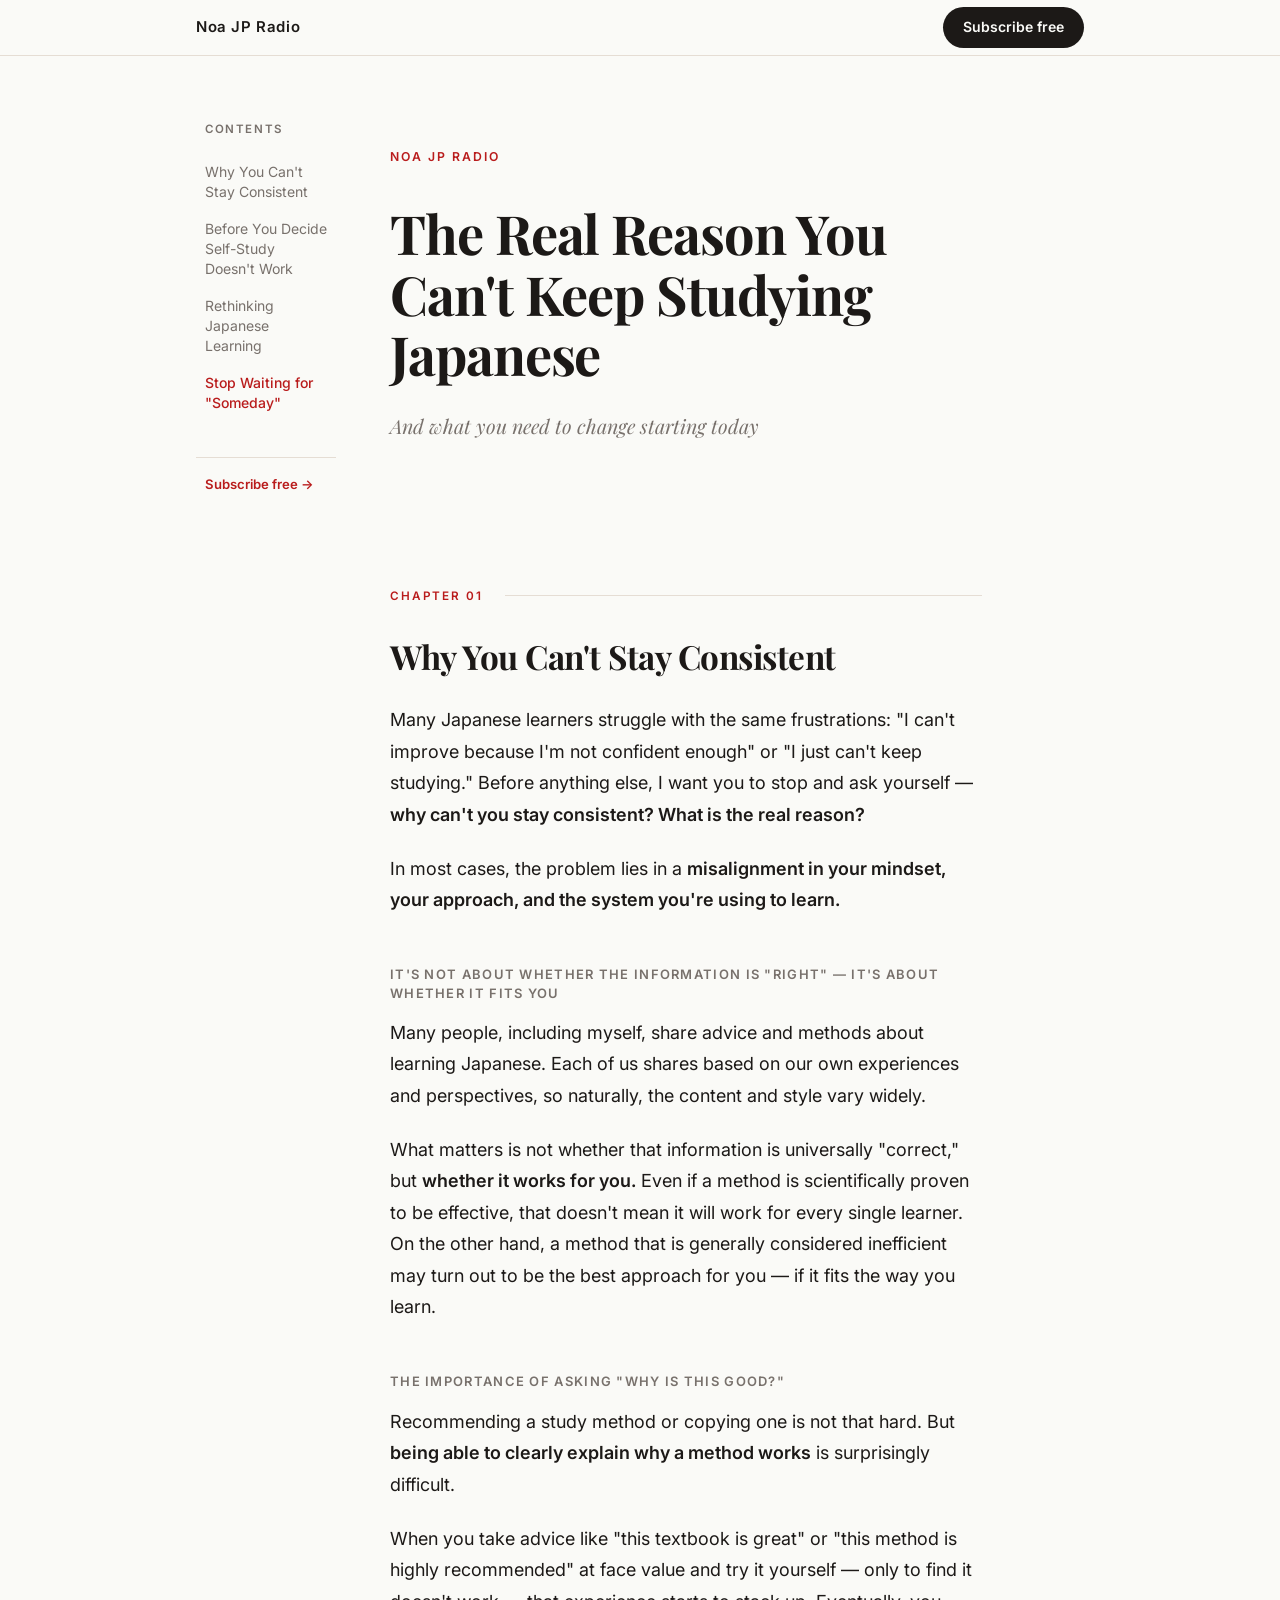
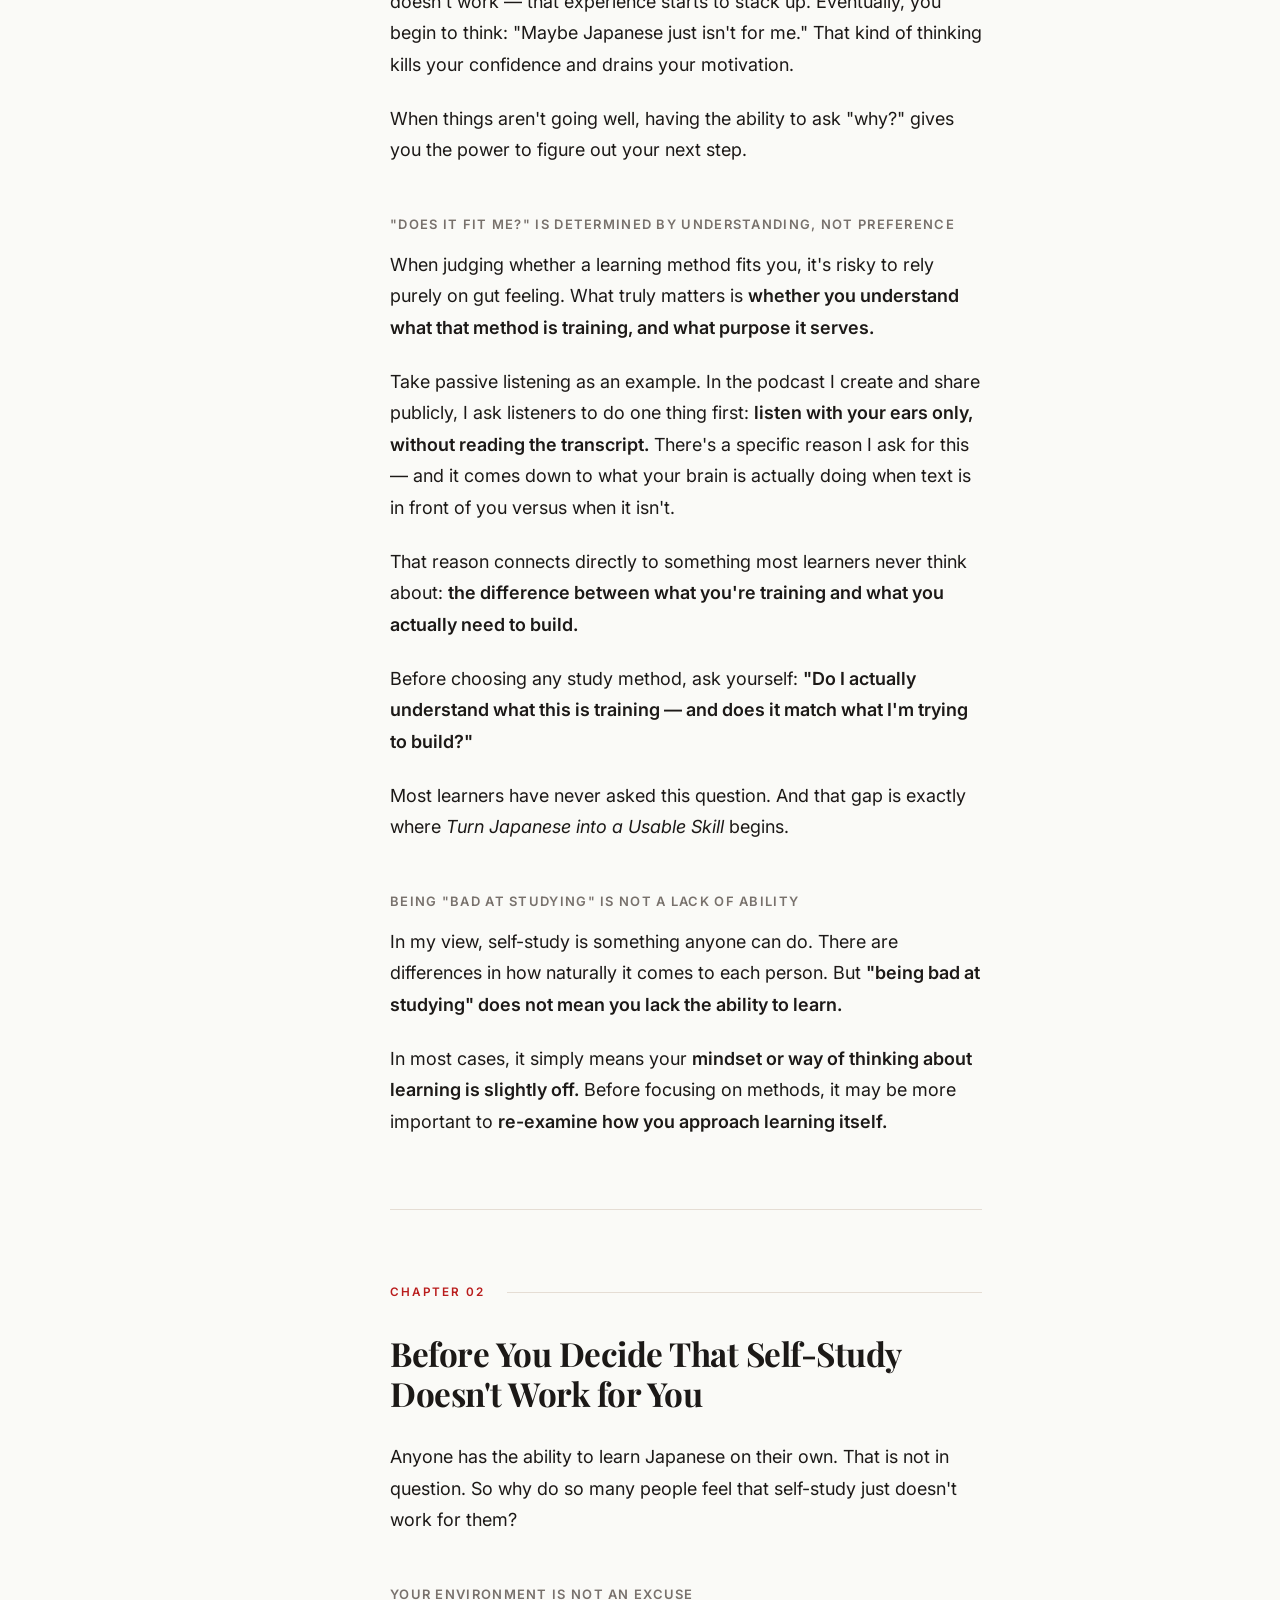
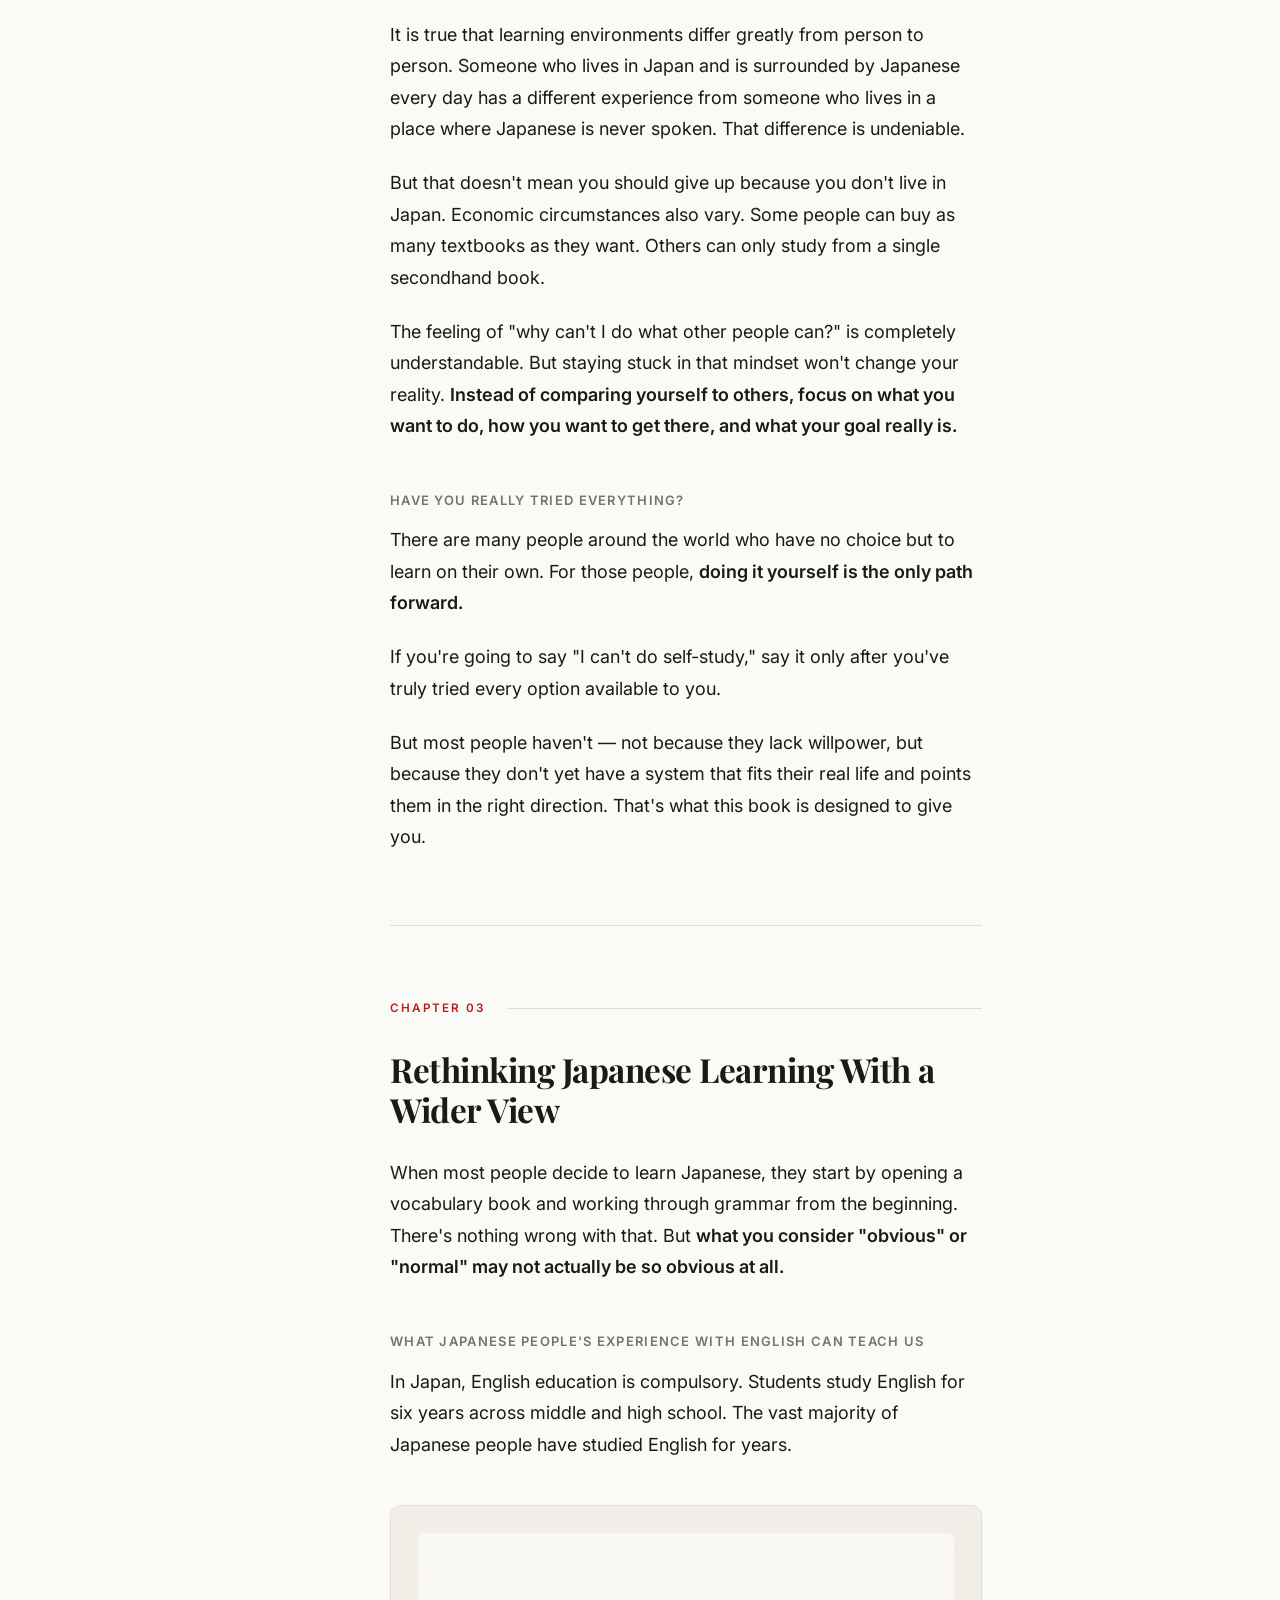
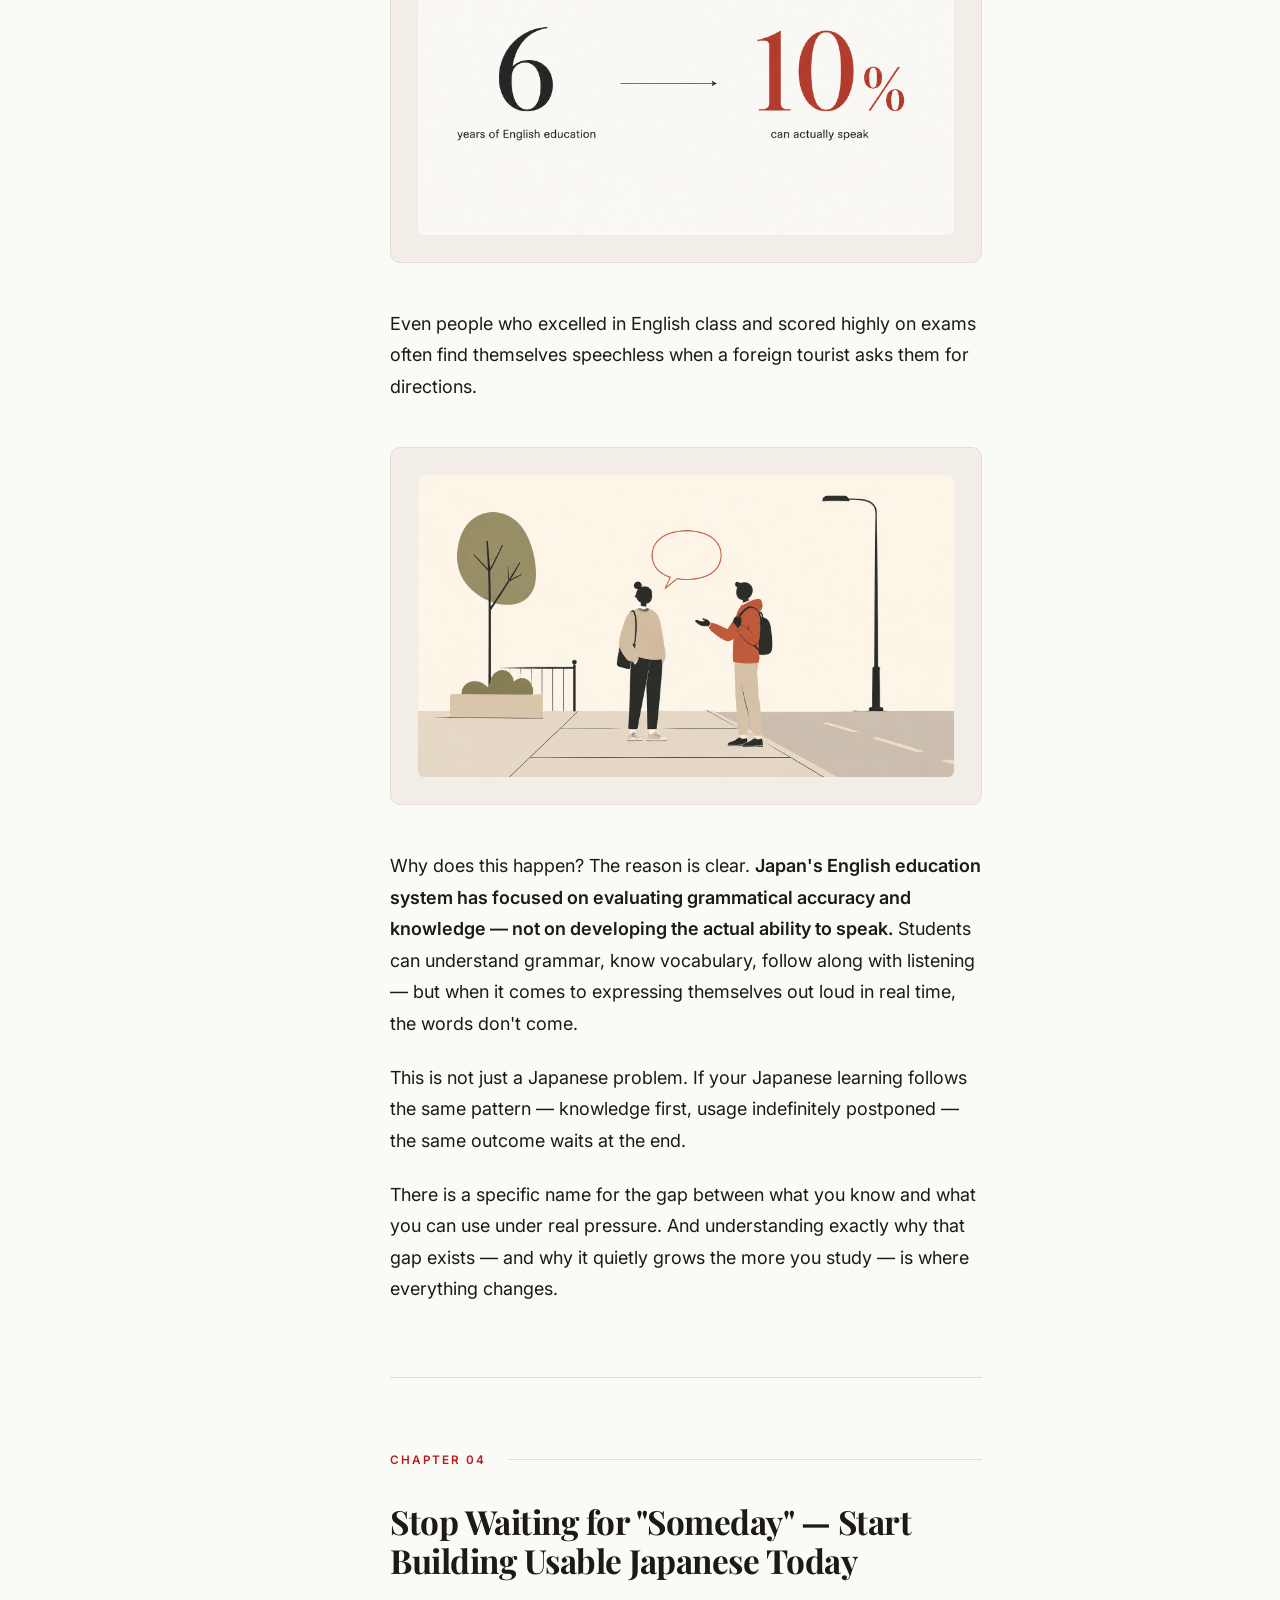
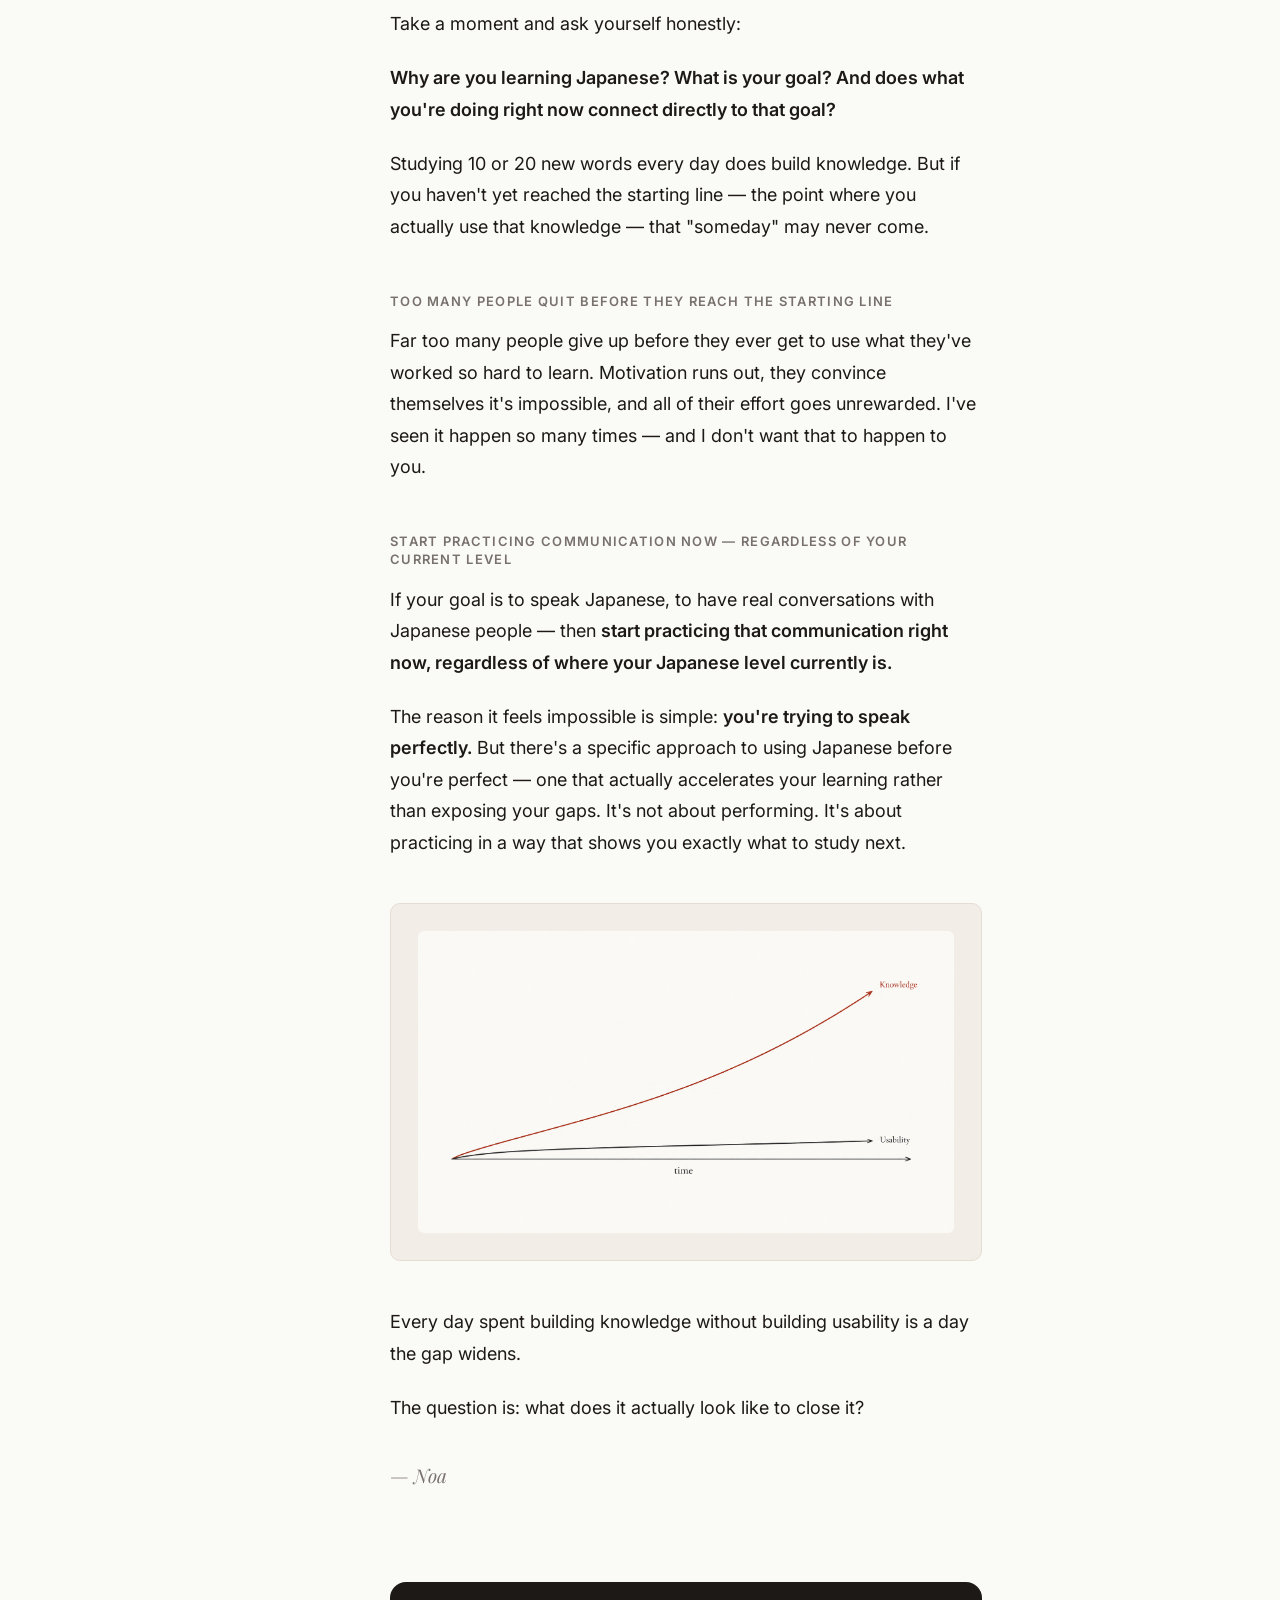
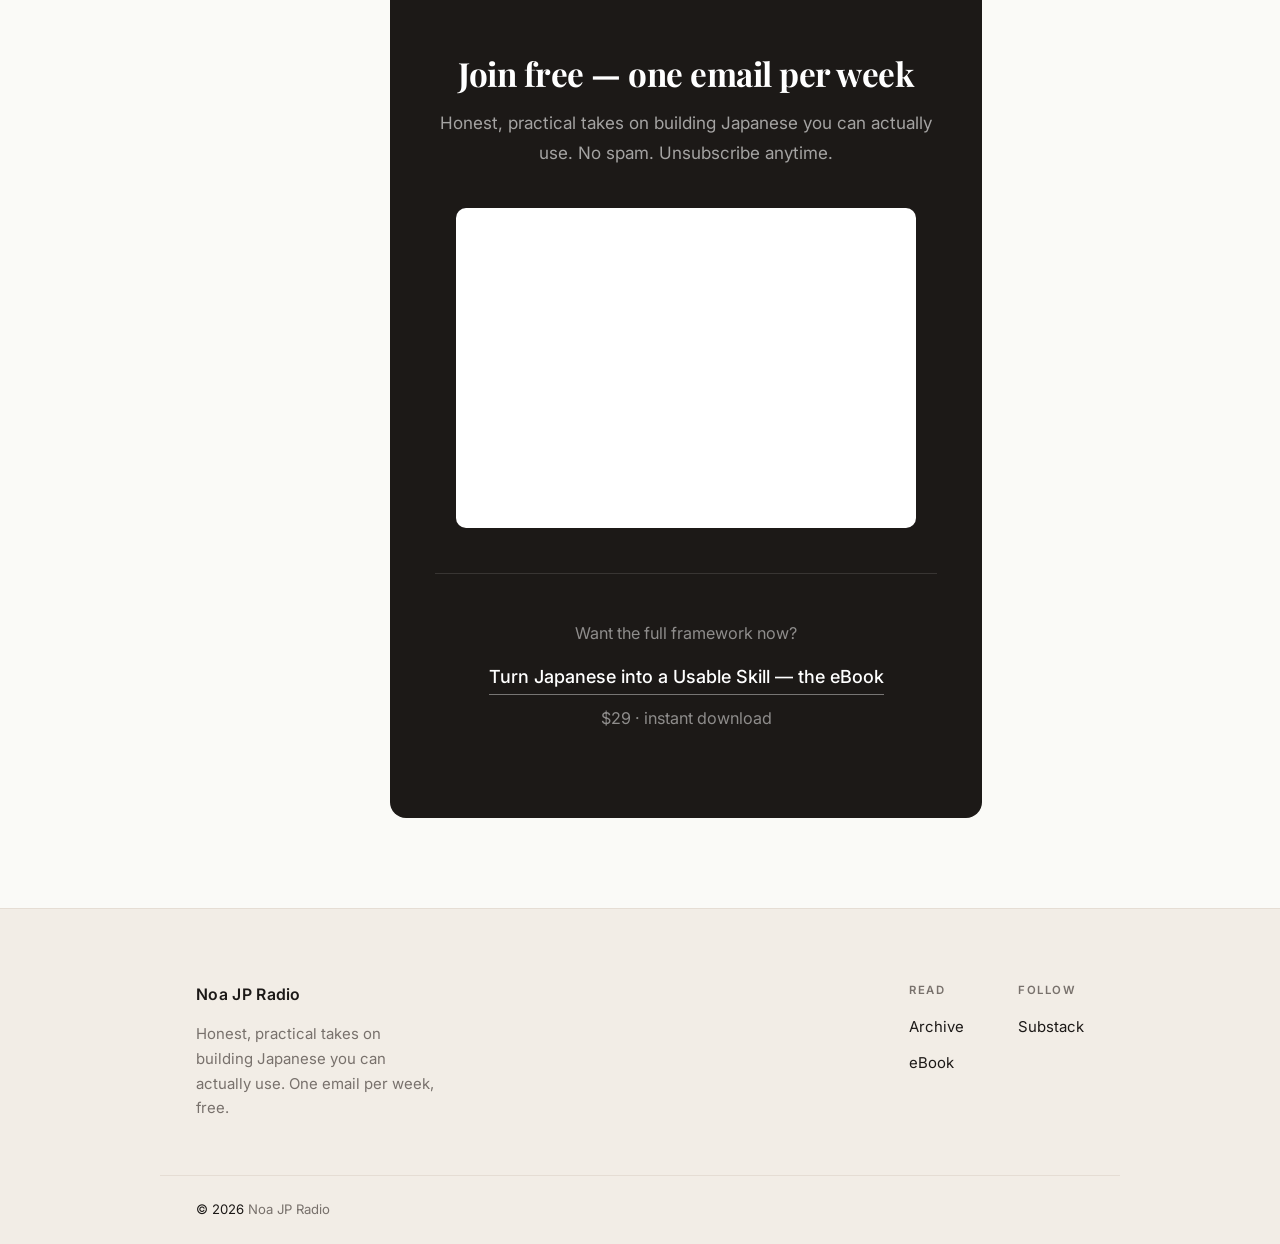
<file: index.html>
<!DOCTYPE html>
<html lang="en">
<head>
  <meta charset="UTF-8">
  <meta name="viewport" content="width=device-width, initial-scale=1.0">
  <title>The Real Reason You Can't Keep Studying Japanese — Noa JP Radio</title>
  <meta name="description" content="It's not motivation. It's not talent. It's something much more specific — and fixable. A weekly newsletter about building Japanese you can actually use.">
  <meta property="og:title" content="The Real Reason You Can't Keep Studying Japanese">
  <meta property="og:description" content="It's not motivation. It's not talent. It's something much more specific — and fixable.">
  <meta property="og:type" content="website">
  <link rel="stylesheet" href="style.css">
</head>
<body>
  <div id="progress-bar"></div>

  <!-- Fixed header -->
  <header class="site-header">
    <div class="header-inner">
      <a class="site-brand" href="#">Noa JP Radio</a>
      <a class="header-cta" href="#subscribe">Subscribe free</a>
    </div>
  </header>

  <!-- Page layout: sidebar + main -->
  <div class="page-layout">

    <!-- Sidebar TOC -->
    <aside class="sidebar">
      <nav class="toc">
        <p class="toc-heading">Contents</p>
        <ol class="toc-list">
          <li><a class="toc-link" href="#ch1">Why You Can't Stay Consistent</a></li>
          <li><a class="toc-link" href="#ch2">Before You Decide Self-Study Doesn't Work</a></li>
          <li><a class="toc-link" href="#ch3">Rethinking Japanese Learning</a></li>
          <li><a class="toc-link" href="#ch4">Stop Waiting for "Someday"</a></li>
        </ol>
        <a class="toc-subscribe" href="#subscribe">Subscribe free →</a>
      </nav>
    </aside>

    <!-- Main content -->
    <main class="main-content">

      <!-- Hero -->
      <section class="hero">
        <p class="hero-tag">Noa JP Radio</p>
        <h1>The Real Reason You Can't Keep Studying Japanese</h1>
        <p class="hero-sub">And what you need to change starting today</p>
      </section>

      <!-- Chapter 1 -->
      <section id="ch1" class="ch-section">
        <div class="ch-label-wrap">
          <span class="ch-label">Chapter 01</span>
          <span class="ch-rule"></span>
        </div>
        <h2>Why You Can't Stay Consistent</h2>
        <p>Many Japanese learners struggle with the same frustrations: "I can't improve because I'm not confident enough" or "I just can't keep studying." Before anything else, I want you to stop and ask yourself — <strong>why can't you stay consistent? What is the real reason?</strong></p>
        <p>In most cases, the problem lies in a <strong>misalignment in your mindset, your approach, and the system you're using to learn.</strong></p>

        <h3>It's Not About Whether the Information Is "Right" — It's About Whether It Fits You</h3>
        <p>Many people, including myself, share advice and methods about learning Japanese. Each of us shares based on our own experiences and perspectives, so naturally, the content and style vary widely.</p>
        <p>What matters is not whether that information is universally "correct," but <strong>whether it works for you.</strong> Even if a method is scientifically proven to be effective, that doesn't mean it will work for every single learner. On the other hand, a method that is generally considered inefficient may turn out to be the best approach for you — if it fits the way you learn.</p>

        <h3>The Importance of Asking "Why Is This Good?"</h3>
        <p>Recommending a study method or copying one is not that hard. But <strong>being able to clearly explain why a method works</strong> is surprisingly difficult.</p>
        <p>When you take advice like "this textbook is great" or "this method is highly recommended" at face value and try it yourself — only to find it doesn't work — that experience starts to stack up. Eventually, you begin to think: "Maybe Japanese just isn't for me." That kind of thinking kills your confidence and drains your motivation.</p>
        <p>When things aren't going well, having the ability to ask "why?" gives you the power to figure out your next step.</p>

        <h3>"Does It Fit Me?" Is Determined by Understanding, Not Preference</h3>
        <p>When judging whether a learning method fits you, it's risky to rely purely on gut feeling. What truly matters is <strong>whether you understand what that method is training, and what purpose it serves.</strong></p>
        <p>Take passive listening as an example. In the podcast I create and share publicly, I ask listeners to do one thing first: <strong>listen with your ears only, without reading the transcript.</strong> There's a specific reason I ask for this — and it comes down to what your brain is actually doing when text is in front of you versus when it isn't.</p>
        <p>That reason connects directly to something most learners never think about: <strong>the difference between what you're training and what you actually need to build.</strong></p>
        <p>Before choosing any study method, ask yourself: <strong>"Do I actually understand what this is training — and does it match what I'm trying to build?"</strong></p>
        <p>Most learners have never asked this question. And that gap is exactly where <em>Turn Japanese into a Usable Skill</em> begins.</p>

        <h3>Being "Bad at Studying" Is Not a Lack of Ability</h3>
        <p>In my view, self-study is something anyone can do. There are differences in how naturally it comes to each person. But <strong>"being bad at studying" does not mean you lack the ability to learn.</strong></p>
        <p>In most cases, it simply means your <strong>mindset or way of thinking about learning is slightly off.</strong> Before focusing on methods, it may be more important to <strong>re-examine how you approach learning itself.</strong></p>
      </section>

      <!-- Chapter 2 -->
      <section id="ch2" class="ch-section">
        <div class="ch-label-wrap">
          <span class="ch-label">Chapter 02</span>
          <span class="ch-rule"></span>
        </div>
        <h2>Before You Decide That Self-Study Doesn't Work for You</h2>
        <p>Anyone has the ability to learn Japanese on their own. That is not in question. So why do so many people feel that self-study just doesn't work for them?</p>

        <h3>Your Environment Is Not an Excuse</h3>
        <p>It is true that learning environments differ greatly from person to person. Someone who lives in Japan and is surrounded by Japanese every day has a different experience from someone who lives in a place where Japanese is never spoken. That difference is undeniable.</p>
        <p>But that doesn't mean you should give up because you don't live in Japan. Economic circumstances also vary. Some people can buy as many textbooks as they want. Others can only study from a single secondhand book.</p>
        <p>The feeling of "why can't I do what other people can?" is completely understandable. But staying stuck in that mindset won't change your reality. <strong>Instead of comparing yourself to others, focus on what you want to do, how you want to get there, and what your goal really is.</strong></p>

        <h3>Have You Really Tried Everything?</h3>
        <p>There are many people around the world who have no choice but to learn on their own. For those people, <strong>doing it yourself is the only path forward.</strong></p>
        <p>If you're going to say "I can't do self-study," say it only after you've truly tried every option available to you.</p>
        <p>But most people haven't — not because they lack willpower, but because they don't yet have a system that fits their real life and points them in the right direction. That's what this book is designed to give you.</p>
      </section>

      <!-- Chapter 3 -->
      <section id="ch3" class="ch-section">
        <div class="ch-label-wrap">
          <span class="ch-label">Chapter 03</span>
          <span class="ch-rule"></span>
        </div>
        <h2>Rethinking Japanese Learning With a Wider View</h2>
        <p>When most people decide to learn Japanese, they start by opening a vocabulary book and working through grammar from the beginning. There's nothing wrong with that. But <strong>what you consider "obvious" or "normal" may not actually be so obvious at all.</strong></p>

        <h3>What Japanese People's Experience With English Can Teach Us</h3>
        <p>In Japan, English education is compulsory. Students study English for six years across middle and high school. The vast majority of Japanese people have studied English for years.</p>

        <figure class="lp-image">
          <img src="10%25%20of%20Japanese%20people%20can%20speak.png" alt="6 years of English education → only 10% can actually speak">
        </figure>

        <p>Even people who excelled in English class and scored highly on exams often find themselves speechless when a foreign tourist asks them for directions.</p>

        <figure class="lp-image">
          <img src="Can%27t%20reply.png" alt="A person unable to respond when spoken to in the street">
        </figure>

        <p>Why does this happen? The reason is clear. <strong>Japan's English education system has focused on evaluating grammatical accuracy and knowledge — not on developing the actual ability to speak.</strong> Students can understand grammar, know vocabulary, follow along with listening — but when it comes to expressing themselves out loud in real time, the words don't come.</p>
        <p>This is not just a Japanese problem. If your Japanese learning follows the same pattern — knowledge first, usage indefinitely postponed — the same outcome waits at the end.</p>
        <p>There is a specific name for the gap between what you know and what you can use under real pressure. And understanding exactly why that gap exists — and why it quietly grows the more you study — is where everything changes.</p>
      </section>

      <!-- Chapter 4 -->
      <section id="ch4" class="ch-section">
        <div class="ch-label-wrap">
          <span class="ch-label">Chapter 04</span>
          <span class="ch-rule"></span>
        </div>
        <h2>Stop Waiting for "Someday" — Start Building Usable Japanese Today</h2>
        <p>Take a moment and ask yourself honestly:</p>
        <p><strong>Why are you learning Japanese? What is your goal? And does what you're doing right now connect directly to that goal?</strong></p>
        <p>Studying 10 or 20 new words every day does build knowledge. But if you haven't yet reached the starting line — the point where you actually use that knowledge — that "someday" may never come.</p>

        <h3>Too Many People Quit Before They Reach the Starting Line</h3>
        <p>Far too many people give up before they ever get to use what they've worked so hard to learn. Motivation runs out, they convince themselves it's impossible, and all of their effort goes unrewarded. I've seen it happen so many times — and I don't want that to happen to you.</p>

        <h3>Start Practicing Communication Now — Regardless of Your Current Level</h3>
        <p>If your goal is to speak Japanese, to have real conversations with Japanese people — then <strong>start practicing that communication right now, regardless of where your Japanese level currently is.</strong></p>
        <p>The reason it feels impossible is simple: <strong>you're trying to speak perfectly.</strong> But there's a specific approach to using Japanese before you're perfect — one that actually accelerates your learning rather than exposing your gaps. It's not about performing. It's about practicing in a way that shows you exactly what to study next.</p>
        <figure class="lp-image">
          <img src="Knowledge%20Usability.png" alt="Chart showing Knowledge growing much faster than Usability over time">
        </figure>

        <p>Every day spent building knowledge without building usability is a day the gap widens.</p>
        <p>The question is: what does it actually look like to close it?</p>
        <p class="closing-line">— Noa</p>
      </section>

      <!-- CTA -->
      <section id="subscribe" class="cta-section">
        <h2>Join free — one email per week</h2>
        <p class="cta-sub">Honest, practical takes on building Japanese you can actually use. No spam. Unsubscribe anytime.</p>
        <div class="substack-wrapper">
          <iframe
            src="https://noajpradio.substack.com/embed"
            height="320"
            frameborder="0"
            scrolling="no">
          </iframe>
        </div>

        <div class="secondary-cta">
          <p>Want the full framework now?</p>
          <a class="ebook-link" href="https://ko-fi.com/s/d4d7653a0b" target="_blank" rel="noopener">
            Turn Japanese into a Usable Skill — the eBook
          </a>
          <p class="ebook-price">$29 · instant download</p>
        </div>
      </section>

    </main>
  </div>

  <!-- Rich footer -->
  <footer class="site-footer">
    <div class="footer-inner">
      <div class="footer-brand">
        <strong class="footer-name">Noa JP Radio</strong>
        <p class="footer-desc">Honest, practical takes on building Japanese you can actually use. One email per week, free.</p>
      </div>
      <div class="footer-links">
        <div class="footer-col">
          <p class="footer-col-label">Read</p>
          <a href="https://noajpradio.substack.com/archive" target="_blank" rel="noopener">Archive</a>
          <a href="https://ko-fi.com/s/d4d7653a0b" target="_blank" rel="noopener">eBook</a>
        </div>
        <div class="footer-col">
          <p class="footer-col-label">Follow</p>
          <a href="https://noajpradio.substack.com" target="_blank" rel="noopener">Substack</a>
        </div>
      </div>
    </div>
    <div class="footer-bottom">
      <p>© 2026 <a href="https://noajpradio.substack.com" target="_blank" rel="noopener">Noa JP Radio</a></p>
    </div>
  </footer>

  <script>
    // Reading progress bar
    const bar = document.getElementById('progress-bar');
    window.addEventListener('scroll', () => {
      const total = document.documentElement.scrollHeight - window.innerHeight;
      bar.style.width = Math.min(100, (window.scrollY / total) * 100) + '%';
    }, { passive: true });

    // Scroll fade-up animations
    const fadeObserver = new IntersectionObserver((entries) => {
      entries.forEach(entry => {
        if (entry.isIntersecting) {
          entry.target.classList.add('visible');
          fadeObserver.unobserve(entry.target);
        }
      });
    }, { threshold: 0.1 });

    document.querySelectorAll('.ch-label-wrap, h2, h3, .lp-image').forEach(el => {
      el.classList.add('fade-up');
      fadeObserver.observe(el);
    });

    // TOC active highlighting
    const tocObserver = new IntersectionObserver((entries) => {
      entries.forEach(entry => {
        if (entry.isIntersecting) {
          const id = entry.target.id;
          document.querySelectorAll('.toc-link').forEach(link => {
            link.classList.toggle('active', link.getAttribute('href') === '#' + id);
          });
        }
      });
    }, { rootMargin: '-10% 0px -80% 0px', threshold: 0 });

    document.querySelectorAll('.ch-section').forEach(s => tocObserver.observe(s));
  </script>
</body>
</html>
</file>
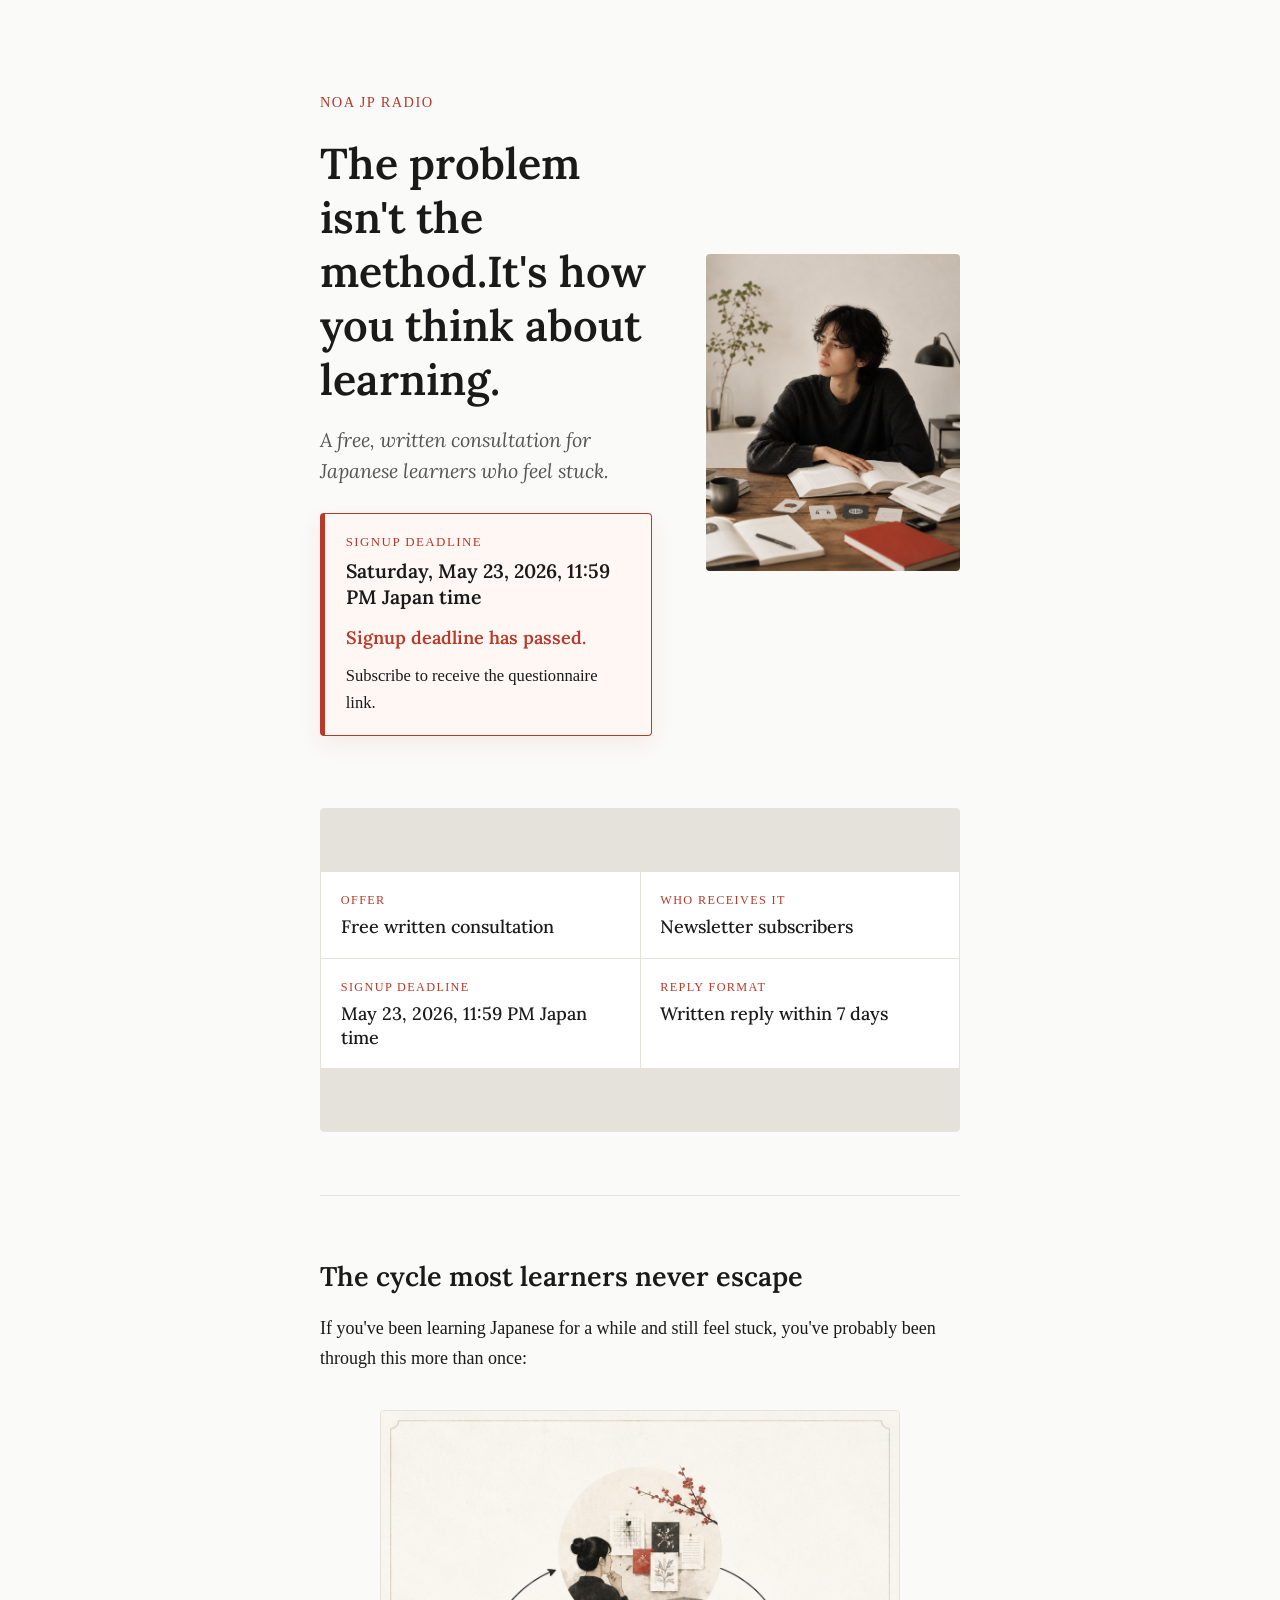
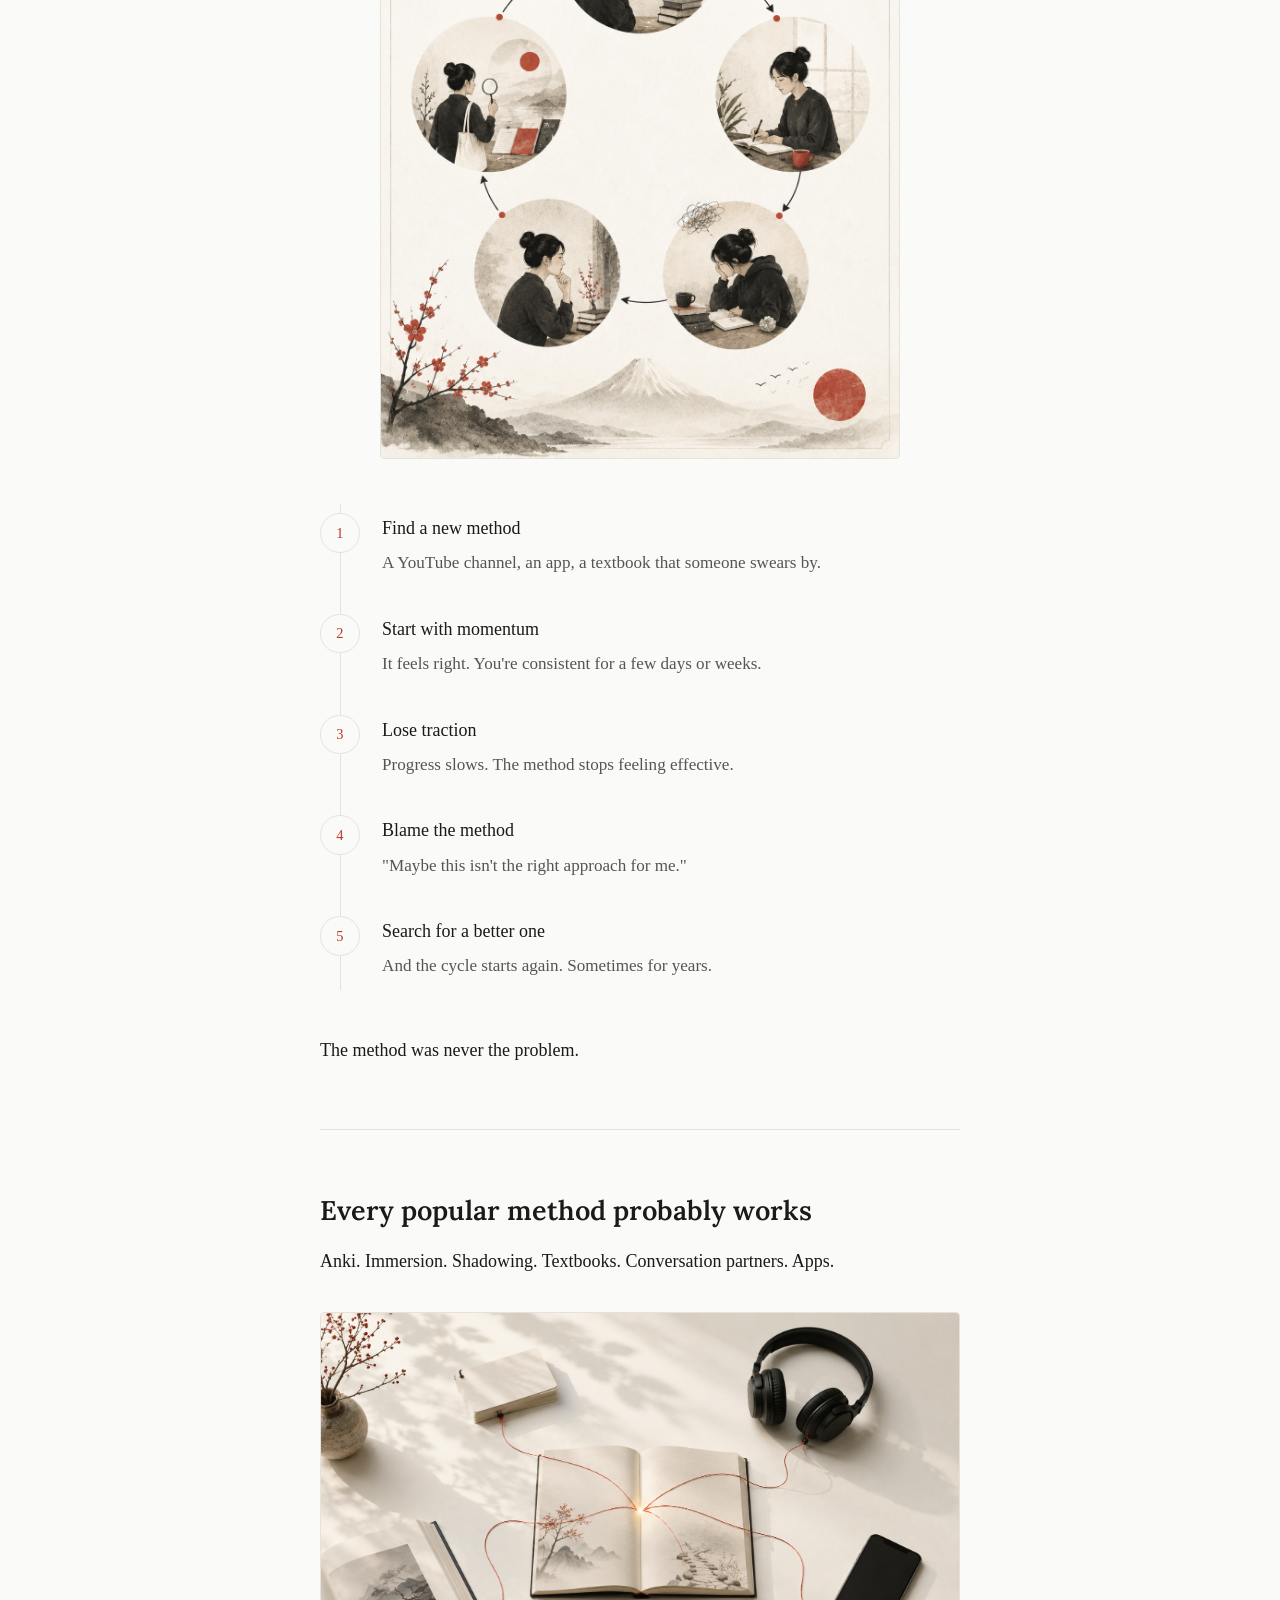
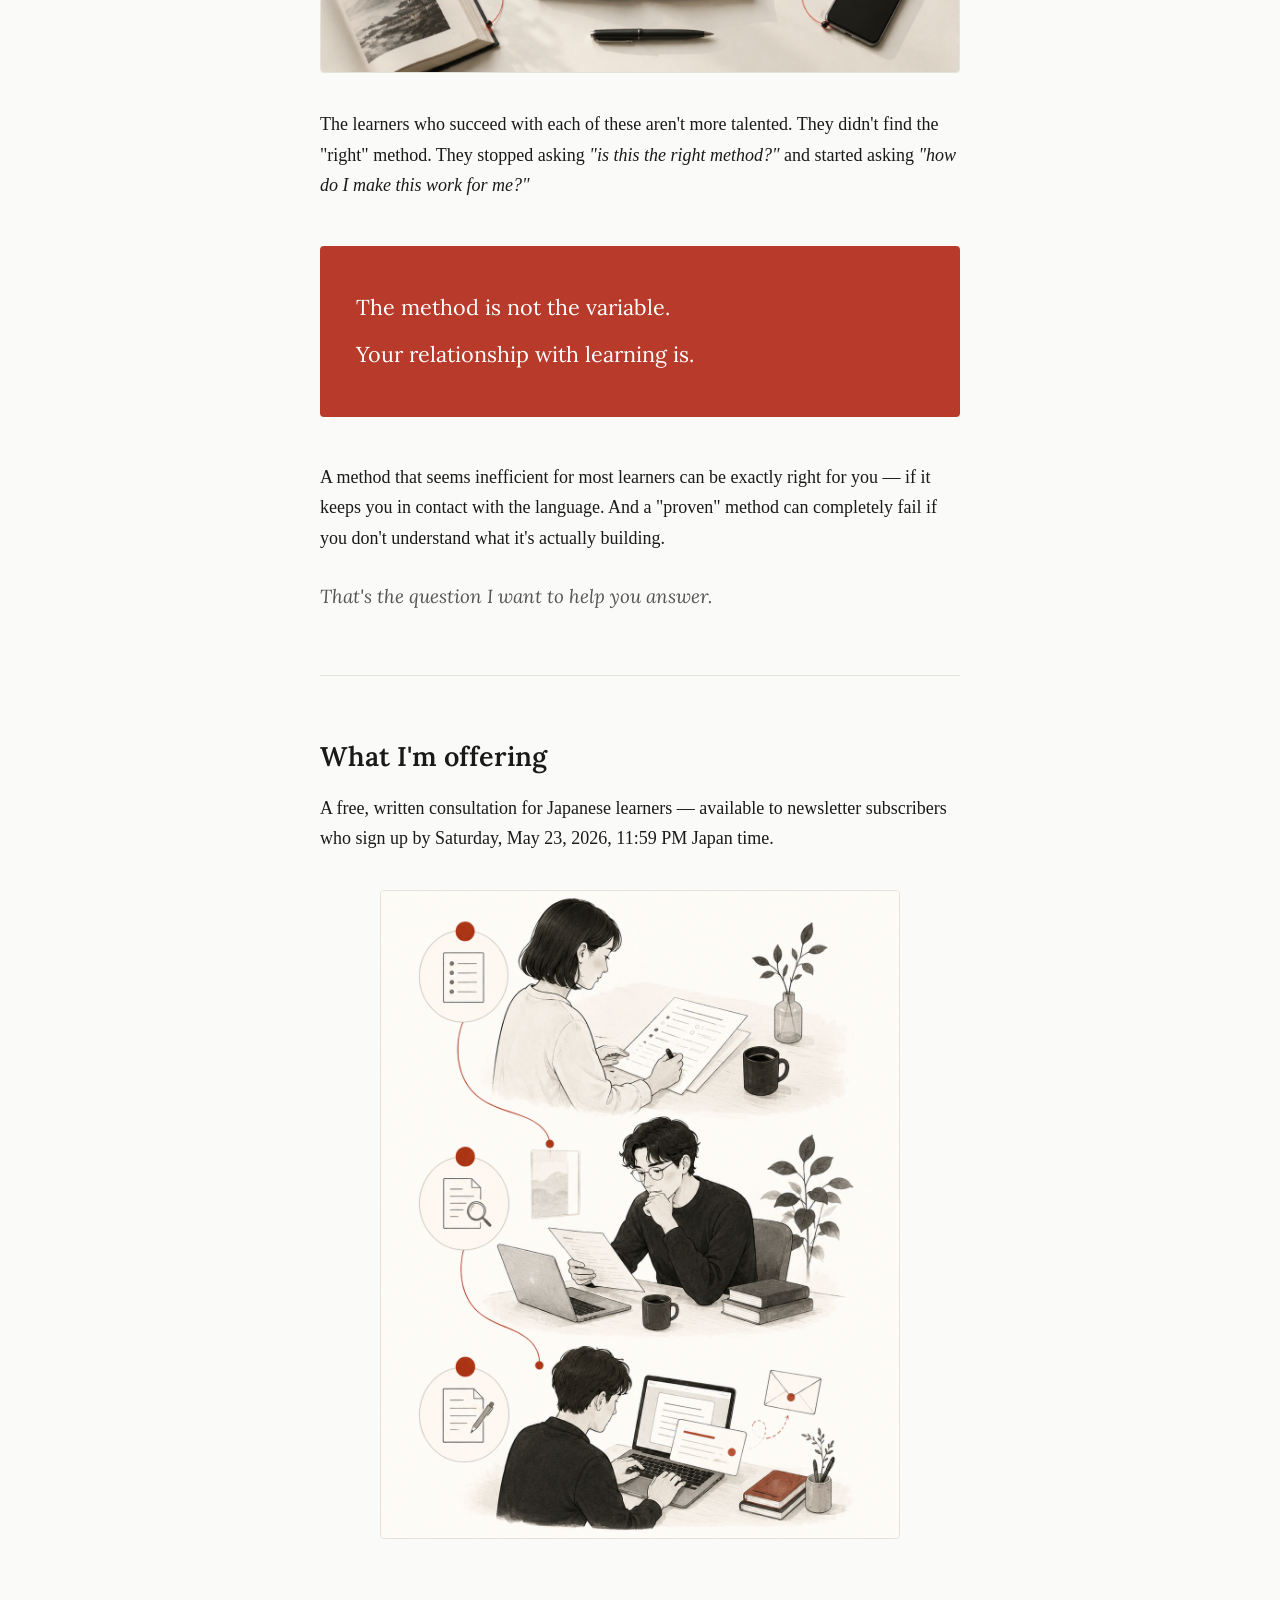
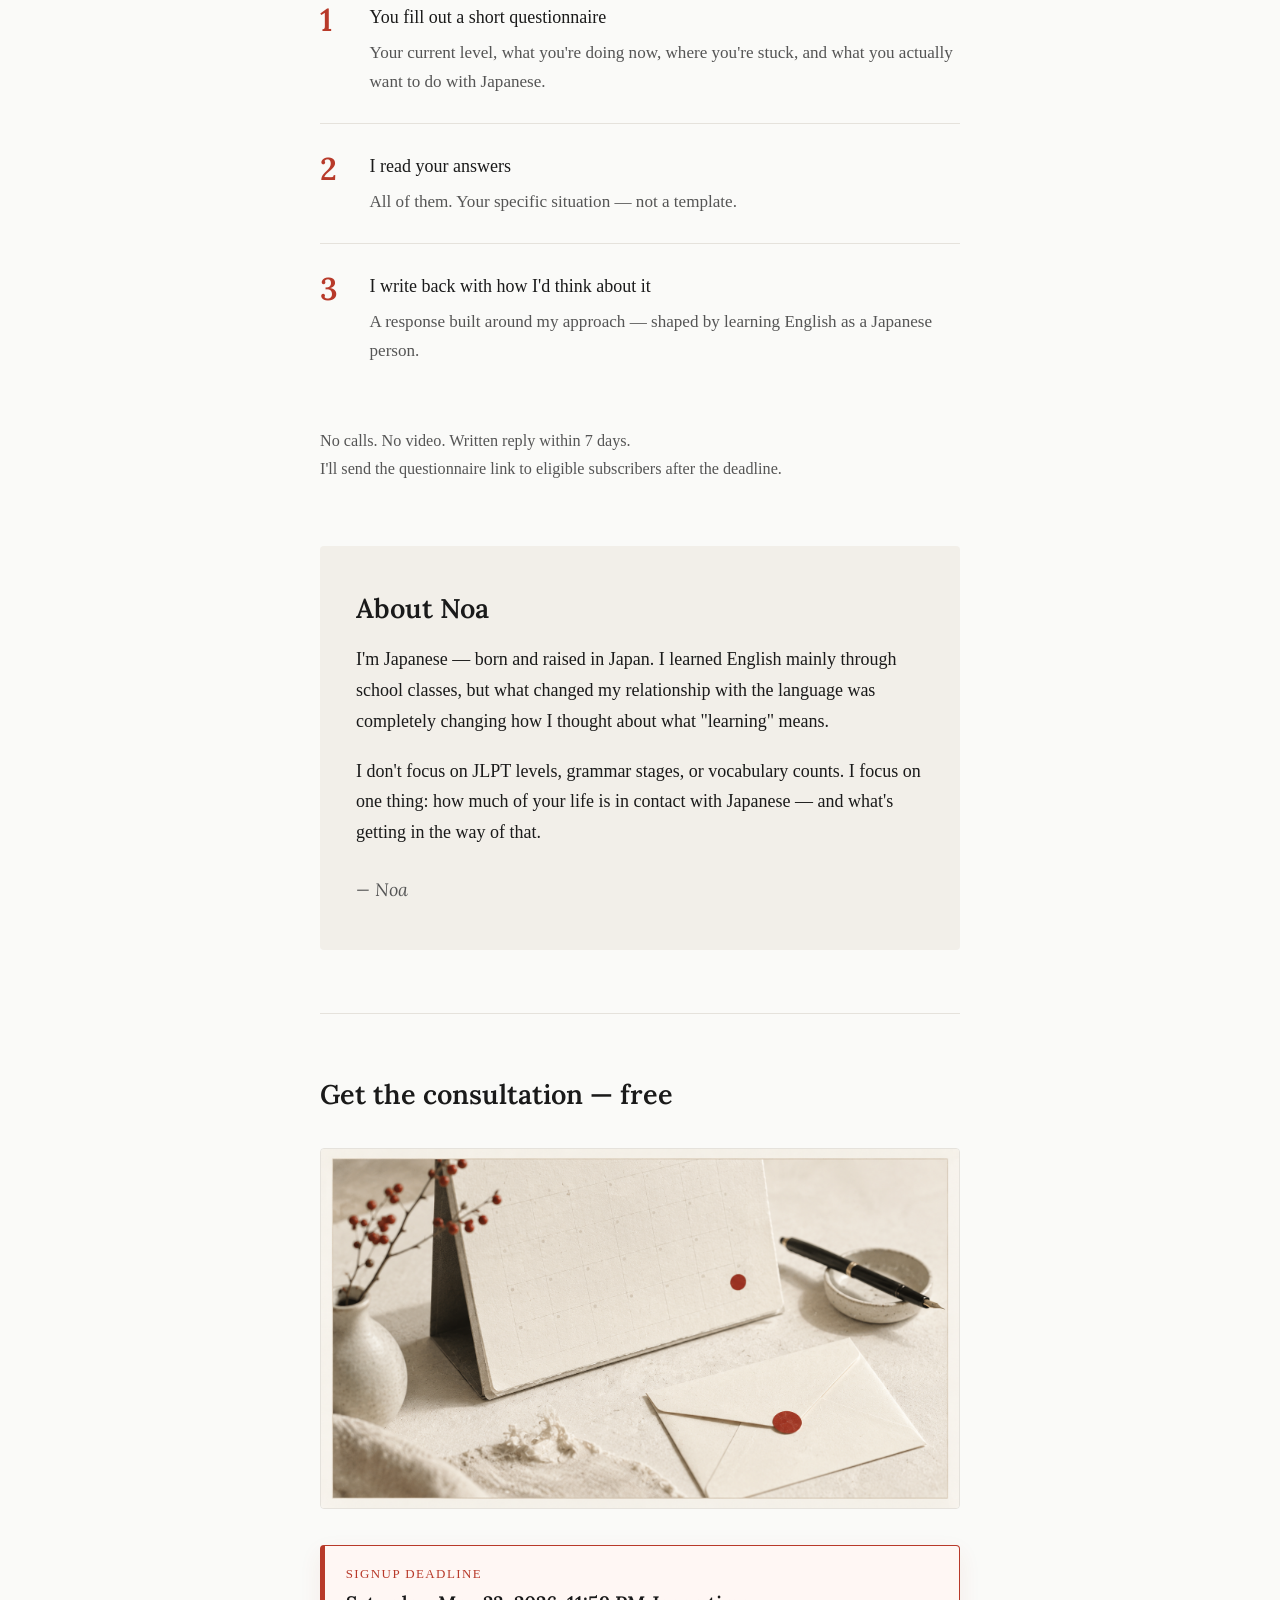
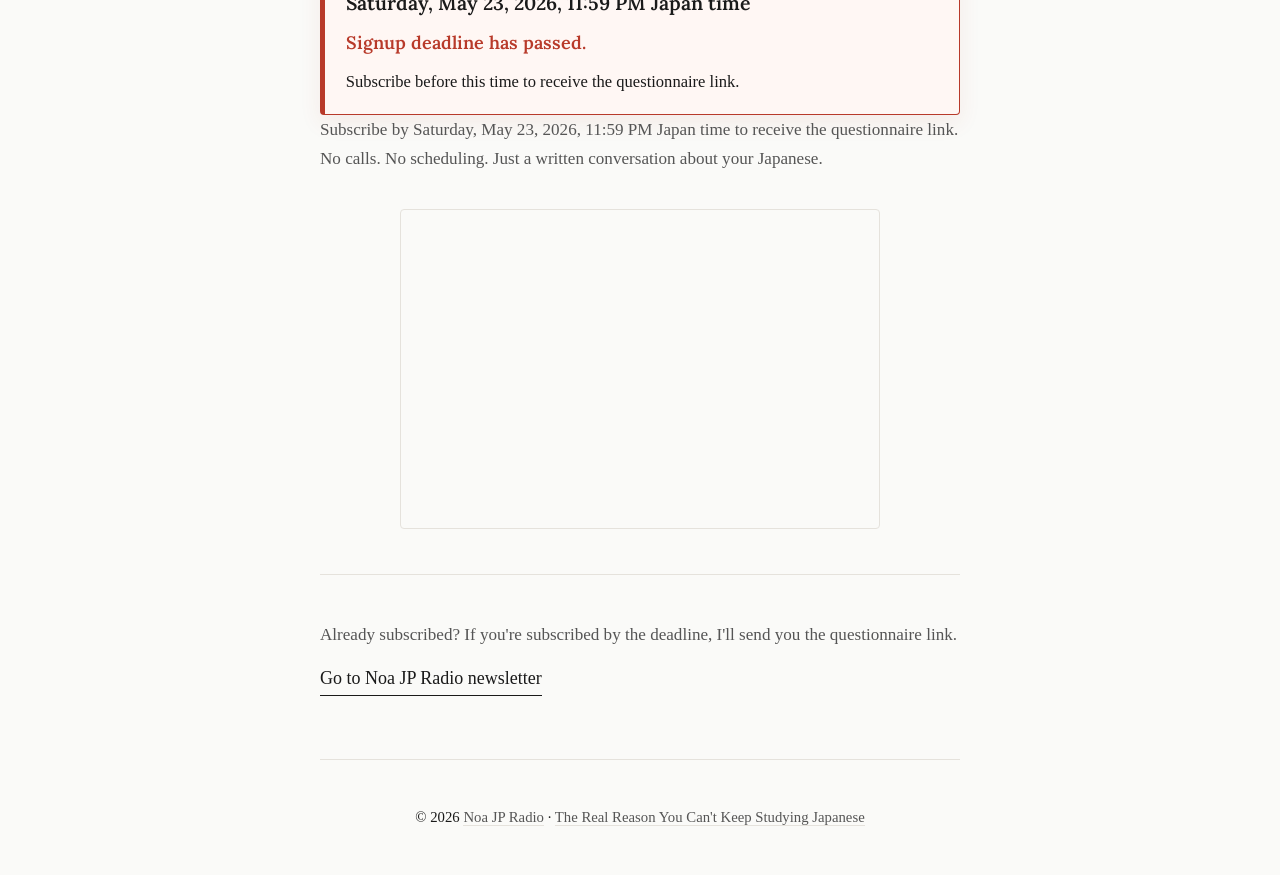
<file: consultation/index.html>
<!DOCTYPE html>
<html lang="en">
<head>
  <meta charset="UTF-8">
  <meta name="viewport" content="width=device-width, initial-scale=1.0">
  <title>Free Japanese Learning Consultation — Noa JP Radio</title>
  <meta name="description" content="The problem isn't the method. It's how you think about learning. A free, written consultation for Japanese learners who feel stuck. Subscribe by May 23, 2026 at 11:59 PM Japan time to receive the questionnaire link.">
  <meta property="og:title" content="Free Japanese Learning Consultation — Noa JP Radio">
  <meta property="og:description" content="A free, written consultation for Japanese learners who feel stuck. Subscribe by May 23, 2026 at 11:59 PM Japan time to receive the questionnaire link.">
  <meta property="og:type" content="website">
  <meta property="og:url" content="https://noajpradio.github.io/consultation/">
  <meta property="og:image" content="https://noajpradio.github.io/images/consultation-deadline-card.png">
  <meta property="og:image:width" content="1672">
  <meta property="og:image:height" content="941">
  <meta property="og:image:alt" content="A calendar and sealed envelope for Noa JP Radio's free Japanese learning consultation deadline.">
  <meta name="twitter:card" content="summary_large_image">
  <meta name="twitter:title" content="Free Japanese Learning Consultation — Noa JP Radio">
  <meta name="twitter:description" content="A free, written consultation for Japanese learners who feel stuck. Subscribe by May 23, 2026 at 11:59 PM Japan time to receive the questionnaire link.">
  <meta name="twitter:image" content="https://noajpradio.github.io/images/consultation-deadline-card.png">
  <link rel="canonical" href="https://noajpradio.github.io/consultation/">
  <link rel="stylesheet" href="/style.css">
  <style>
    @import url('https://fonts.googleapis.com/css2?family=Lora:wght@400;600&display=swap');

    :root {
      --bg: #FAFAF8;
      --text: #1a1a1a;
      --text-muted: #555;
      --accent: #B83A2A;
      --border: #E5E2DC;
      --surface: #fff;
      --surface-warm: #F2EFE9;
      --deadline-bg: #FFF7F4;
      --accent-soft-border: rgba(184, 58, 42, 0.22);
      --accent-shadow: rgba(184, 58, 42, 0.08);
      --accent-shadow-strong: rgba(184, 58, 42, 0.18);
      --max-w: 640px;
    }

    html,
    body {
      overflow-x: clip;
    }

    body {
      background: var(--bg);
      color: var(--text);
      font-family: 'Times New Roman', Times, serif;
      line-height: 1.7;
      padding: 0 1.25rem;
    }

    .container {
      max-width: var(--max-w);
      margin: 0 auto;
    }

    section {
      padding: 3.5rem 0;
    }

    section + section {
      border-top: 1px solid var(--border);
    }

    h1 {
      font-family: 'Lora', Georgia, serif;
      font-size: clamp(1.75rem, 5vw, 2.4rem);
      font-weight: 600;
      line-height: 1.25;
      letter-spacing: 0;
      margin-bottom: 1rem;
    }

    h2 {
      font-family: 'Lora', Georgia, serif;
      font-size: clamp(1.2rem, 3.5vw, 1.5rem);
      font-weight: 600;
      line-height: 1.3;
      letter-spacing: 0;
      margin-bottom: 1rem;
    }

    p {
      margin-bottom: 1.1rem;
      color: var(--text);
    }

    p:last-child {
      margin-bottom: 0;
    }

    strong {
      font-weight: 500;
      color: var(--text);
    }

    .hero-tag {
      font-size: 0.8rem;
      font-weight: 500;
      letter-spacing: 0.1em;
      text-transform: uppercase;
      color: var(--accent);
      margin-bottom: 1.25rem;
    }

    .hero-sub {
      font-family: 'Lora', Georgia, serif;
      font-size: 1.1rem;
      font-style: italic;
      color: var(--text-muted);
      line-height: 1.55;
      margin-top: 0.75rem;
    }

    .closing-line {
      font-family: 'Lora', Georgia, serif;
      font-style: italic;
      color: var(--text-muted);
      margin-top: 1.5rem;
    }

    .deadline-note {
      border: 1.5px solid var(--accent);
      border-left: 5px solid var(--accent);
      border-radius: 4px;
      padding: 1rem 1.15rem 1.05rem;
      margin: 1.5rem 0 0;
      background: var(--deadline-bg);
      line-height: 1.6;
      box-shadow: 0 8px 22px var(--accent-shadow);
    }

    .deadline-label {
      display: block;
      margin-bottom: 0.25rem;
      font-size: 0.72rem;
      font-weight: 500;
      letter-spacing: 0.11em;
      text-transform: uppercase;
      color: var(--accent);
    }

    .deadline-date {
      display: block;
      font-family: 'Lora', Georgia, serif;
      font-size: 1.08rem;
      font-weight: 600;
      line-height: 1.35;
      color: var(--text);
      margin-bottom: 0.35rem;
    }

    .deadline-detail {
      display: block;
      font-size: 0.92rem;
      color: var(--text);
    }

    .countdown {
      display: block;
      margin: 0.75rem 0 0.6rem;
    }

    .countdown-label {
      display: block;
      margin-bottom: 0.35rem;
      font-size: 0.68rem;
      font-weight: 500;
      letter-spacing: 0.1em;
      text-transform: uppercase;
      color: var(--accent);
    }

    .countdown-grid {
      display: grid;
      grid-template-columns: repeat(4, 1fr);
      gap: 0.4rem;
    }

    .countdown-unit {
      border: 1px solid var(--accent-soft-border);
      border-radius: 4px;
      background: color-mix(in srgb, var(--surface) 72%, transparent);
      padding: 0.45rem 0.3rem;
      text-align: center;
    }

    .countdown-value {
      display: block;
      font-family: 'Lora', Georgia, serif;
      font-size: 1.05rem;
      font-weight: 600;
      line-height: 1.1;
      color: var(--text);
    }

    .countdown-name {
      display: block;
      margin-top: 0.1rem;
      font-size: 0.62rem;
      letter-spacing: 0.04em;
      text-transform: uppercase;
      color: var(--text-muted);
    }

    .countdown.is-expired {
      font-family: 'Lora', Georgia, serif;
      font-weight: 600;
      color: var(--accent);
    }

    /* ── Hero: split layout ─────────────────────────── */
    .hero-split {
      display: flex;
      align-items: center;
      gap: 3rem;
      padding: 5rem 0 4rem;
      border-top: none;
    }

    .hero-split .hero-text {
      flex: 1 1 55%;
    }

    .hero-split .hero-img-wrap {
      flex: 1 1 42%;
      border-radius: 4px;
      overflow: hidden;
      aspect-ratio: 4 / 5;
      background: var(--border);
    }

    .hero-split .hero-img-wrap img {
      width: 100%;
      height: 100%;
      object-fit: cover;
      object-position: center center;
      display: block;
    }

    @keyframes fadeLift {
      from {
        opacity: 0;
        transform: translateY(18px);
      }

      to {
        opacity: 1;
        transform: translateY(0);
      }
    }

    @keyframes imageReveal {
      from {
        opacity: 0;
        transform: scale(0.985);
      }

      to {
        opacity: 1;
        transform: scale(1);
      }
    }

    @keyframes deadlinePulse {
      0%,
      100% {
        box-shadow: 0 8px 22px var(--accent-shadow);
      }

      50% {
        box-shadow: 0 10px 28px var(--accent-shadow-strong);
      }
    }

    .hero-text > *,
    section > h2,
    section > p,
    .step-list li,
    .how-list li,
    .about-strip,
    .secondary-cta,
    footer {
      animation: fadeLift 0.7s ease both;
      animation-timeline: view();
      animation-range: entry 0% cover 28%;
    }

    .hero-text > * {
      animation-timeline: auto;
    }

    .hero-text > :nth-child(1) {
      animation-delay: 0.05s;
    }

    .hero-text > :nth-child(2) {
      animation-delay: 0.12s;
    }

    .hero-text > :nth-child(3) {
      animation-delay: 0.19s;
    }

    .hero-text > :nth-child(4) {
      animation-delay: 0.26s;
    }

    .hero-img-wrap,
    .visual-card {
      animation: imageReveal 0.8s ease both;
      animation-timeline: view();
      animation-range: entry 0% cover 30%;
    }

    .hero-img-wrap {
      animation-timeline: auto;
      animation-delay: 0.28s;
    }

    .deadline-note {
      animation-name: fadeLift, deadlinePulse;
      animation-duration: 0.7s, 3.8s;
      animation-timing-function: ease, ease-in-out;
      animation-fill-mode: both, both;
      animation-iteration-count: 1, infinite;
    }

    @media (prefers-reduced-motion: reduce) {
      *,
      *::before,
      *::after {
        animation-duration: 0.001ms !important;
        animation-iteration-count: 1 !important;
        scroll-behavior: auto !important;
      }
    }

    .visual-card {
      margin: 2rem 0;
      border: 1px solid var(--border);
      border-radius: 4px;
      overflow: hidden;
      background: var(--surface);
    }

    .visual-card img {
      display: block;
      width: 100%;
      height: auto;
    }

    .visual-card.is-portrait {
      max-width: 520px;
      margin-left: auto;
      margin-right: auto;
    }

    /* ── Loop section: numbered steps ──────────────── */
    .step-list {
      list-style: none;
      margin: 2rem 0;
      position: relative;
    }

    .step-list::before {
      content: '';
      position: absolute;
      left: 1.1rem;
      top: 0.5rem;
      bottom: 0.5rem;
      width: 1px;
      background: var(--border);
    }

    .step-list li {
      display: flex;
      align-items: flex-start;
      gap: 1.25rem;
      padding: 1rem 0;
    }

    .step-num {
      flex-shrink: 0;
      width: 2.2rem;
      height: 2.2rem;
      border-radius: 50%;
      background: var(--bg);
      border: 1.5px solid var(--border);
      display: flex;
      align-items: center;
      justify-content: center;
      font-size: 0.8rem;
      font-weight: 500;
      color: var(--accent);
      position: relative;
      z-index: 1;
    }

    .step-content strong {
      display: block;
      font-weight: 500;
      margin-bottom: 0.2rem;
    }

    .step-content span {
      font-size: 0.95rem;
      color: var(--text-muted);
    }

    /* ── At a glance ────────────────────────────────── */
    .quick-facts {
      display: grid;
      grid-template-columns: repeat(2, minmax(0, 1fr));
      gap: 1px;
      margin: 0 0 3.5rem;
      border: 1px solid var(--border);
      border-radius: 4px;
      overflow: hidden;
      background: var(--border);
    }

    .quick-fact {
      min-width: 0;
      padding: 1rem 1.1rem;
      background: var(--surface);
    }

    .quick-fact span {
      display: block;
      margin-bottom: 0.25rem;
      font-size: 0.68rem;
      font-weight: 500;
      letter-spacing: 0.11em;
      text-transform: uppercase;
      color: var(--accent);
    }

    .quick-fact strong {
      display: block;
      font-family: 'Lora', Georgia, serif;
      font-size: 1rem;
      line-height: 1.35;
    }

    /* ── Accent block ───────────────────────────────── */
    .accent-block {
      background: var(--accent);
      color: #fff;
      padding: 2.5rem 2rem;
      border-radius: 4px;
      margin: 2.5rem 0;
    }

    .accent-block p {
      color: #fff;
      font-family: 'Lora', Georgia, serif;
      font-size: 1.2rem;
      line-height: 1.55;
      margin-bottom: 0;
    }

    .accent-block p + p {
      margin-top: 0.75rem;
    }

    /* ── How it works: 3 steps ──────────────────────── */
    .how-list {
      list-style: none;
      margin: 2rem 0;
      counter-reset: how;
    }

    .how-list li {
      counter-increment: how;
      display: flex;
      gap: 1.25rem;
      padding: 1.5rem 0;
      border-bottom: 1px solid var(--border);
    }

    .how-list li:last-child {
      border-bottom: none;
    }

    .how-list li::before {
      content: counter(how);
      flex-shrink: 0;
      font-family: 'Lora', Georgia, serif;
      font-size: 1.75rem;
      font-weight: 600;
      color: var(--accent);
      line-height: 1;
      margin-top: 0.1rem;
      min-width: 1.5rem;
    }

    .how-list strong {
      display: block;
      font-weight: 500;
      margin-bottom: 0.3rem;
    }

    .how-list p {
      font-size: 0.95rem;
      color: var(--text-muted);
      margin-bottom: 0;
    }

    /* ── About strip ────────────────────────────────── */
    .about-strip {
      background: var(--surface-warm);
      border-radius: 4px;
      padding: 2.5rem 2rem;
      margin: 0;
    }

    .about-strip h2 {
      margin-bottom: 1rem;
    }

    .about-sig {
      margin-top: 1.5rem;
      font-family: 'Lora', Georgia, serif;
      font-style: italic;
      color: var(--text-muted);
    }

    .cta-section {
      text-align: left;
      background: transparent;
      border-radius: 0;
      padding: 3.5rem 0;
      margin-top: 0;
    }

    .cta-section h2 {
      color: var(--text);
      margin-bottom: 0.5rem;
    }

    .cta-sub {
      color: var(--text-muted);
      font-size: 0.95rem;
      margin-bottom: 2rem;
    }

    .substack-wrapper {
      margin: 0 auto;
      max-width: 480px;
      background: transparent;
      border-radius: 0;
      overflow: visible;
    }

    .substack-wrapper iframe {
      width: 100%;
      max-width: 480px;
      border: 1px solid var(--border) !important;
      border-radius: 4px;
    }

    .secondary-cta {
      margin-top: 2.5rem;
      padding-top: 2.5rem;
      border-top: 1px solid var(--border);
      text-align: left;
    }

    .secondary-cta p {
      font-size: 0.95rem;
      color: var(--text-muted);
      margin-bottom: 0.75rem;
    }

    .ebook-link {
      display: inline-block;
      color: var(--text);
      font-weight: 500;
      text-decoration: none;
      border-bottom: 1.5px solid var(--text);
      padding-bottom: 1px;
      transition: color 0.15s, border-color 0.15s;
    }

    .ebook-link:hover {
      color: var(--accent);
      border-color: var(--accent);
    }

    footer {
      padding: 2.5rem 0;
      text-align: center;
      font-size: 0.82rem;
      color: var(--text-muted);
      border-top: 1px solid var(--border);
    }

    footer a {
      color: var(--text-muted);
      text-decoration: none;
      border-bottom: 1px solid var(--border);
    }

    /* ── Mobile ─────────────────────────────────────── */
    @media (max-width: 600px) {
      body {
        padding: 0 1rem;
      }

      .hero-split {
        flex-direction: column;
        gap: 1.5rem;
        padding: 2.5rem 0 2.25rem;
      }

      h1 {
        font-size: 1.2rem;
        line-height: 1.32;
      }

      .title-line {
        display: block;
        white-space: nowrap;
      }

      .hero-tag {
        margin-bottom: 0.9rem;
      }

      .hero-sub {
        font-size: 1rem;
      }

      .deadline-note {
        padding: 0.9rem 1rem;
        margin-top: 1.25rem;
      }

      .deadline-date {
        font-size: 1rem;
      }

      .countdown-grid {
        gap: 0.3rem;
      }

      .countdown-value {
        font-size: 0.95rem;
      }

      .countdown-name {
        font-size: 0.56rem;
      }

      .hero-split .hero-img-wrap {
        width: 100%;
        aspect-ratio: 4 / 3;
      }

      .hero-split .hero-img-wrap img {
        object-position: center 22%;
      }

      .visual-card {
        margin: 1.5rem 0;
      }

      .quick-facts {
        grid-template-columns: 1fr;
        margin-bottom: 2.75rem;
      }

      .quick-fact {
        padding: 0.9rem 1rem;
      }

      .accent-block {
        padding: 2rem 1.5rem;
      }

      .accent-block p {
        font-size: 1.05rem;
      }
    }
  </style>
</head>
<body>
  <div class="container">

    <!-- Hero -->
    <section class="hero hero-split">
      <div class="hero-text">
        <p class="hero-tag">Noa JP Radio</p>
        <h1><span class="title-line">The problem isn't the method.</span><span class="title-line">It's how you think about learning.</span></h1>
        <p class="hero-sub">A free, written consultation for Japanese learners who feel stuck.</p>
        <p class="deadline-note">
          <span class="deadline-label">Signup deadline</span>
          <span class="deadline-date">Saturday, May 23, 2026, 11:59 PM Japan time</span>
          <span class="countdown" data-deadline-countdown aria-live="polite">Calculating remaining time...</span>
          <span class="deadline-detail">Subscribe to receive the questionnaire link.</span>
        </p>
      </div>
      <div class="hero-img-wrap">
        <img src="/images/consultation-hero.png" alt="">
      </div>
    </section>

    <!-- At a Glance -->
    <section class="quick-facts" aria-label="Consultation details at a glance">
      <div class="quick-fact">
        <span>Offer</span>
        <strong>Free written consultation</strong>
      </div>
      <div class="quick-fact">
        <span>Who receives it</span>
        <strong>Newsletter subscribers</strong>
      </div>
      <div class="quick-fact">
        <span>Signup deadline</span>
        <strong>May 23, 2026, 11:59 PM Japan time</strong>
      </div>
      <div class="quick-fact">
        <span>Reply format</span>
        <strong>Written reply within 7 days</strong>
      </div>
    </section>

    <!-- The Loop -->
    <section>
      <h2>The cycle most learners never escape</h2>
      <p>If you've been learning Japanese for a while and still feel stuck, you've probably been through this more than once:</p>

      <figure class="visual-card is-portrait">
        <img src="/images/consultation-loop.png" alt="A visual cycle of a Japanese learner moving through repeated study methods and losing traction." width="1122" height="1402" loading="lazy">
      </figure>

      <ul class="step-list">
        <li>
          <span class="step-num">1</span>
          <div class="step-content">
            <strong>Find a new method</strong>
            <span>A YouTube channel, an app, a textbook that someone swears by.</span>
          </div>
        </li>
        <li>
          <span class="step-num">2</span>
          <div class="step-content">
            <strong>Start with momentum</strong>
            <span>It feels right. You're consistent for a few days or weeks.</span>
          </div>
        </li>
        <li>
          <span class="step-num">3</span>
          <div class="step-content">
            <strong>Lose traction</strong>
            <span>Progress slows. The method stops feeling effective.</span>
          </div>
        </li>
        <li>
          <span class="step-num">4</span>
          <div class="step-content">
            <strong>Blame the method</strong>
            <span>"Maybe this isn't the right approach for me."</span>
          </div>
        </li>
        <li>
          <span class="step-num">5</span>
          <div class="step-content">
            <strong>Search for a better one</strong>
            <span>And the cycle starts again. Sometimes for years.</span>
          </div>
        </li>
      </ul>

      <p><strong>The method was never the problem.</strong></p>
    </section>

    <!-- The Reframe -->
    <section>
      <h2>Every popular method probably works</h2>
      <p>Anki. Immersion. Shadowing. Textbooks. Conversation partners. Apps.</p>

      <figure class="visual-card">
        <img src="/images/consultation-reframe.png" alt="Study tools connected back to one open notebook, showing that learning methods need a personal relationship to work." width="1672" height="941" loading="lazy">
      </figure>

      <p>The learners who succeed with each of these aren't more talented. They didn't find the "right" method. They stopped asking <em>"is this the right method?"</em> and started asking <em>"how do I make this work for me?"</em></p>

      <div class="accent-block">
        <p>The method is not the variable.</p>
        <p>Your relationship with learning is.</p>
      </div>

      <p>A method that seems inefficient for most learners can be exactly right for you — if it keeps you in contact with the language. And a "proven" method can completely fail if you don't understand what it's actually building.</p>
      <p class="closing-line">That's the question I want to help you answer.</p>
    </section>

    <!-- What This Is -->
    <section>
      <h2>What I'm offering</h2>
      <p>A free, written consultation for Japanese learners — available to newsletter subscribers who sign up by Saturday, May 23, 2026, 11:59 PM Japan time.</p>

      <figure class="visual-card is-portrait">
        <img src="/images/consultation-process.png" alt="A three-step written consultation process: questionnaire, careful reading, and a written response." width="1122" height="1402" loading="lazy">
      </figure>

      <ul class="how-list">
        <li>
          <div>
            <strong>You fill out a short questionnaire</strong>
            <p>Your current level, what you're doing now, where you're stuck, and what you actually want to do with Japanese.</p>
          </div>
        </li>
        <li>
          <div>
            <strong>I read your answers</strong>
            <p>All of them. Your specific situation — not a template.</p>
          </div>
        </li>
        <li>
          <div>
            <strong>I write back with how I'd think about it</strong>
            <p>A response built around my approach — shaped by learning English as a Japanese person.</p>
          </div>
        </li>
      </ul>

      <p style="font-size:0.9rem; color:var(--text-muted); margin-top:1.5rem;">
        No calls. No video. Written reply within 7 days.<br>
        I'll send the questionnaire link to eligible subscribers after the deadline.
      </p>
    </section>

    <!-- About -->
    <section style="padding-top:0; border-top:none;">
      <div class="about-strip">
        <h2>About Noa</h2>
        <p>I'm Japanese — born and raised in Japan. I learned English mainly through school classes, but what changed my relationship with the language was completely changing how I thought about what "learning" means.</p>
        <p>I don't focus on JLPT levels, grammar stages, or vocabulary counts. I focus on one thing: <strong>how much of your life is in contact with Japanese</strong> — and what's getting in the way of that.</p>
        <p class="about-sig">— Noa</p>
      </div>
    </section>

    <!-- CTA -->
    <section class="cta-section">
      <h2>Get the consultation — free</h2>
      <figure class="visual-card">
        <img src="/images/consultation-deadline-card.png" alt="A calendar and sealed envelope suggesting the signup deadline and questionnaire link." width="1672" height="941" loading="lazy">
      </figure>
      <p class="deadline-note">
        <span class="deadline-label">Signup deadline</span>
        <span class="deadline-date">Saturday, May 23, 2026, 11:59 PM Japan time</span>
        <span class="countdown" data-deadline-countdown aria-live="polite">Calculating remaining time...</span>
        <span class="deadline-detail">Subscribe before this time to receive the questionnaire link.</span>
      </p>
      <p class="cta-sub">Subscribe by Saturday, May 23, 2026, 11:59 PM Japan time to receive the questionnaire link.<br>No calls. No scheduling. Just a written conversation about your Japanese.</p>
      <div class="substack-wrapper">
        <iframe
          src="https://noajpradio.substack.com/embed"
          height="320"
          frameborder="0"
          scrolling="no">
        </iframe>
      </div>
      <div class="secondary-cta">
        <p>Already subscribed? If you're subscribed by the deadline, I'll send you the questionnaire link.</p>
        <a class="ebook-link" href="https://noajpradio.substack.com" target="_blank" rel="noopener">
          Go to Noa JP Radio newsletter
        </a>
      </div>
    </section>

    <footer>
      <p>© 2026 <a href="https://noajpradio.substack.com" target="_blank" rel="noopener">Noa JP Radio</a> · <a href="/index.html">The Real Reason You Can't Keep Studying Japanese</a></p>
    </footer>

  </div>
  <script>
    (() => {
      const deadline = new Date('2026-05-23T23:59:00+09:00').getTime();
      const countdowns = document.querySelectorAll('[data-deadline-countdown]');
      const labels = [
        ['days', 24 * 60 * 60 * 1000],
        ['hours', 60 * 60 * 1000],
        ['mins', 60 * 1000],
        ['secs', 1000]
      ];

      const render = () => {
        let remaining = Math.max(0, deadline - Date.now());
        const values = labels.map(([name, unit]) => {
          const value = Math.floor(remaining / unit);
          remaining -= value * unit;
          return { name, value };
        });

        countdowns.forEach((countdown) => {
          if (deadline <= Date.now()) {
            countdown.classList.add('is-expired');
            countdown.textContent = 'Signup deadline has passed.';
            return;
          }

          countdown.classList.remove('is-expired');
          countdown.innerHTML = `
            <span class="countdown-label">Time remaining</span>
            <span class="countdown-grid">
              ${values.map(({ name, value }) => `
                <span class="countdown-unit">
                  <span class="countdown-value">${String(value).padStart(2, '0')}</span>
                  <span class="countdown-name">${name}</span>
                </span>
              `).join('')}
            </span>
          `;
        });
      };

      render();
      setInterval(render, 1000);
    })();
  </script>
</body>
</html>
</file>
<file: style.css>
@import url('https://fonts.googleapis.com/css2?family=Playfair+Display:ital,wght@0,700;1,400&family=Inter:wght@400;500;600&display=swap');

*, *::before, *::after {
  box-sizing: border-box;
  margin: 0;
  padding: 0;
}

:root {
  --bg: #FAFAF7;
  --text: #1C1917;
  --text-muted: #78716C;
  --accent: #B91C1C;
  --surface: #F2EDE6;
  --border: #E5DDD4;
  --header-h: 56px;
}

html {
  font-size: 18px;
  scroll-behavior: smooth;
  -webkit-text-size-adjust: 100%;
}

body {
  background: var(--bg);
  color: var(--text);
  font-family: 'Inter', system-ui, sans-serif;
  line-height: 1.75;
}

/* ─── Progress bar ────────────────────────── */
#progress-bar {
  position: fixed;
  top: 0;
  left: 0;
  width: 0%;
  height: 3px;
  background: var(--accent);
  z-index: 1001;
  transition: width 0.1s linear;
}

/* ─── Site header ─────────────────────────── */
.site-header {
  position: fixed;
  top: 0;
  left: 0;
  right: 0;
  z-index: 1000;
  height: var(--header-h);
  background: var(--bg);
  border-bottom: 1px solid var(--border);
}

.header-inner {
  max-width: 960px;
  margin: 0 auto;
  height: 100%;
  display: flex;
  align-items: center;
  justify-content: space-between;
  padding: 0 2rem;
}

.site-brand {
  font-size: 0.83rem;
  font-weight: 600;
  letter-spacing: 0.04em;
  color: var(--text);
  text-decoration: none;
}

.header-cta {
  font-size: 0.78rem;
  font-weight: 600;
  color: var(--bg);
  background: var(--text);
  text-decoration: none;
  padding: 0.45rem 1.1rem;
  border-radius: 100px;
  transition: background 0.15s;
}

.header-cta:hover {
  background: var(--accent);
}

/* ─── Page layout ─────────────────────────── */
.page-layout {
  display: flex;
  max-width: 960px;
  margin: 0 auto;
  padding-top: var(--header-h);
}

/* ─── Sidebar ─────────────────────────────── */
.sidebar {
  width: 176px;
  flex-shrink: 0;
  padding: 3.5rem 0 3rem 2rem;
  align-self: flex-start;
  position: sticky;
  top: var(--header-h);
  max-height: calc(100vh - var(--header-h));
  overflow-y: auto;
}

.toc-heading {
  font-size: 0.64rem;
  font-weight: 600;
  letter-spacing: 0.14em;
  text-transform: uppercase;
  color: var(--text-muted);
  margin-bottom: 0.85rem;
  padding-left: 0.5rem;
}

.toc-list {
  list-style: none;
  margin-bottom: 2rem;
}

.toc-list li + li {
  margin-top: 0.1rem;
}

.toc-link {
  display: block;
  font-size: 0.78rem;
  line-height: 1.45;
  color: var(--text-muted);
  text-decoration: none;
  padding: 0.4rem 0.5rem;
  border-radius: 5px;
  transition: color 0.12s, background 0.12s;
}

.toc-link:hover {
  color: var(--text);
  background: var(--surface);
}

.toc-link.active {
  color: var(--accent);
  font-weight: 500;
}

.toc-subscribe {
  display: block;
  font-size: 0.73rem;
  font-weight: 600;
  color: var(--accent);
  text-decoration: none;
  padding: 0.85rem 0.5rem 0;
  border-top: 1px solid var(--border);
  transition: opacity 0.15s;
}

.toc-subscribe:hover {
  opacity: 0.65;
}

/* ─── Main content ────────────────────────── */
.main-content {
  flex: 1;
  min-width: 0;
  padding: 0 3rem;
  max-width: 700px;
}

/* ─── Sections ────────────────────────────── */
section {
  padding: 4rem 0;
}

.ch-section + .ch-section {
  border-top: 1px solid var(--border);
}

.ch-section {
  scroll-margin-top: calc(var(--header-h) + 1.5rem);
}

/* ─── Hero ────────────────────────────────── */
.hero {
  padding: 5rem 0 4rem;
}

.hero-tag {
  font-size: 0.68rem;
  font-weight: 600;
  letter-spacing: 0.16em;
  text-transform: uppercase;
  color: var(--accent);
  margin-bottom: 2rem;
}

h1 {
  font-family: 'Playfair Display', Georgia, serif;
  font-size: clamp(2rem, 5vw, 3rem);
  font-weight: 700;
  line-height: 1.12;
  letter-spacing: -0.02em;
  color: var(--text);
  margin-bottom: 1.5rem;
}

.hero-sub {
  font-family: 'Playfair Display', Georgia, serif;
  font-style: italic;
  font-size: 1.1rem;
  color: var(--text-muted);
  line-height: 1.5;
}

/* ─── Chapter label ───────────────────────── */
.ch-label-wrap {
  display: flex;
  align-items: center;
  gap: 1.25rem;
  margin-bottom: 1.75rem;
}

.ch-label {
  font-size: 0.65rem;
  font-weight: 600;
  letter-spacing: 0.16em;
  text-transform: uppercase;
  color: var(--accent);
  white-space: nowrap;
  flex-shrink: 0;
}

.ch-rule {
  flex: 1;
  height: 1px;
  background: var(--border);
}

/* ─── Typography ──────────────────────────── */
h2 {
  font-family: 'Playfair Display', Georgia, serif;
  font-size: clamp(1.4rem, 4vw, 1.85rem);
  font-weight: 700;
  line-height: 1.2;
  letter-spacing: -0.015em;
  color: var(--text);
  margin-bottom: 1.5rem;
}

h3 {
  font-size: 0.72rem;
  font-weight: 600;
  letter-spacing: 0.1em;
  text-transform: uppercase;
  color: var(--text-muted);
  margin-top: 2.75rem;
  margin-bottom: 0.85rem;
  line-height: 1.4;
}

p {
  margin-bottom: 1.25rem;
  color: var(--text);
}

p:last-child {
  margin-bottom: 0;
}

strong {
  font-weight: 600;
}

em {
  font-style: italic;
}

.closing-line {
  font-family: 'Playfair Display', Georgia, serif;
  font-style: italic;
  font-size: 1.05rem;
  color: var(--text-muted);
  margin-top: 2rem;
}

/* ─── LP images ───────────────────────────── */
.lp-image {
  margin: 2.5rem 0;
  width: 100%;
  max-width: 100%;
  background: var(--surface);
  border: 1px solid var(--border);
  border-radius: 10px;
  padding: 1.5rem;
}

.lp-image img {
  width: 100%;
  max-width: 100%;
  height: auto;
  display: block;
  border-radius: 6px;
}

/* ─── CTA section ─────────────────────────── */
.cta-section {
  text-align: center;
  background: var(--text);
  border-radius: 16px;
  padding: 4rem 2.5rem;
  margin-top: 1rem;
}

.cta-section h2 {
  color: #fff;
  margin-bottom: 0.75rem;
}

.cta-sub {
  font-size: 0.95rem;
  color: rgba(255, 255, 255, 0.6);
  margin-bottom: 2.25rem;
}

.substack-wrapper {
  margin: 0 auto;
  max-width: 460px;
  background: #fff;
  border-radius: 10px;
  overflow: hidden;
}

.substack-wrapper iframe {
  width: 100%;
  display: block;
  border: none !important;
}

.secondary-cta {
  margin-top: 2.5rem;
  padding-top: 2.5rem;
  border-top: 1px solid rgba(255, 255, 255, 0.12);
}

.secondary-cta p {
  font-size: 0.9rem;
  color: rgba(255, 255, 255, 0.5);
  margin-bottom: 0.75rem;
}

.ebook-link {
  display: inline-block;
  color: #fff;
  font-weight: 500;
  text-decoration: none;
  border-bottom: 1px solid rgba(255, 255, 255, 0.4);
  padding-bottom: 2px;
  transition: border-color 0.15s;
}

.ebook-link:hover {
  border-color: #fff;
}

.ebook-price {
  font-size: 0.82rem;
  color: rgba(255, 255, 255, 0.4);
  margin-top: 0.5rem;
}

/* ─── Rich footer ─────────────────────────── */
.site-footer {
  background: var(--surface);
  border-top: 1px solid var(--border);
  margin-top: 5rem;
}

.footer-inner {
  max-width: 960px;
  margin: 0 auto;
  padding: 4rem 2rem 3rem;
  display: flex;
  align-items: flex-start;
  gap: 4rem;
}

.footer-brand {
  flex: 1;
}

.footer-name {
  font-size: 0.88rem;
  font-weight: 600;
  letter-spacing: 0.02em;
  color: var(--text);
  display: block;
  margin-bottom: 0.75rem;
}

.footer-desc {
  font-size: 0.83rem;
  color: var(--text-muted);
  line-height: 1.65;
  max-width: 240px;
  margin-bottom: 0;
}

.footer-links {
  display: flex;
  gap: 3rem;
}

.footer-col {
  display: flex;
  flex-direction: column;
  gap: 0.55rem;
}

.footer-col-label {
  font-size: 0.63rem;
  font-weight: 600;
  letter-spacing: 0.14em;
  text-transform: uppercase;
  color: var(--text-muted);
  margin-bottom: 0.2rem;
}

.footer-col a {
  font-size: 0.83rem;
  color: var(--text);
  text-decoration: none;
  transition: color 0.12s;
}

.footer-col a:hover {
  color: var(--accent);
}

.footer-bottom {
  max-width: 960px;
  margin: 0 auto;
  padding: 1.25rem 2rem;
  border-top: 1px solid var(--border);
  font-size: 0.73rem;
  color: var(--text-muted);
}

.footer-bottom a {
  color: var(--text-muted);
  text-decoration: none;
}

/* ─── Scroll animations ───────────────────── */
.fade-up {
  opacity: 0;
  transform: translateY(20px);
  transition: opacity 0.55s ease, transform 0.55s ease;
}

.fade-up.visible {
  opacity: 1;
  transform: translateY(0);
}

/* ─── Mobile ──────────────────────────────── */
@media (max-width: 720px) {
  html {
    font-size: 17px;
  }

  .sidebar {
    display: none;
  }

  .page-layout {
    display: block;
  }

  .main-content {
    padding: 0 1.25rem;
    max-width: 100%;
  }

  .header-inner {
    padding: 0 1.25rem;
  }

  .hero {
    padding: 3.5rem 0 3rem;
  }

  section {
    padding: 3rem 0;
  }

  .cta-section {
    padding: 3rem 1.75rem;
    border-radius: 12px;
  }

  .footer-inner {
    flex-direction: column;
    gap: 2.5rem;
    padding: 3rem 1.25rem 2rem;
  }

  .footer-links {
    gap: 2.5rem;
  }

  .footer-bottom {
    padding: 1.25rem;
  }
}
</file>
